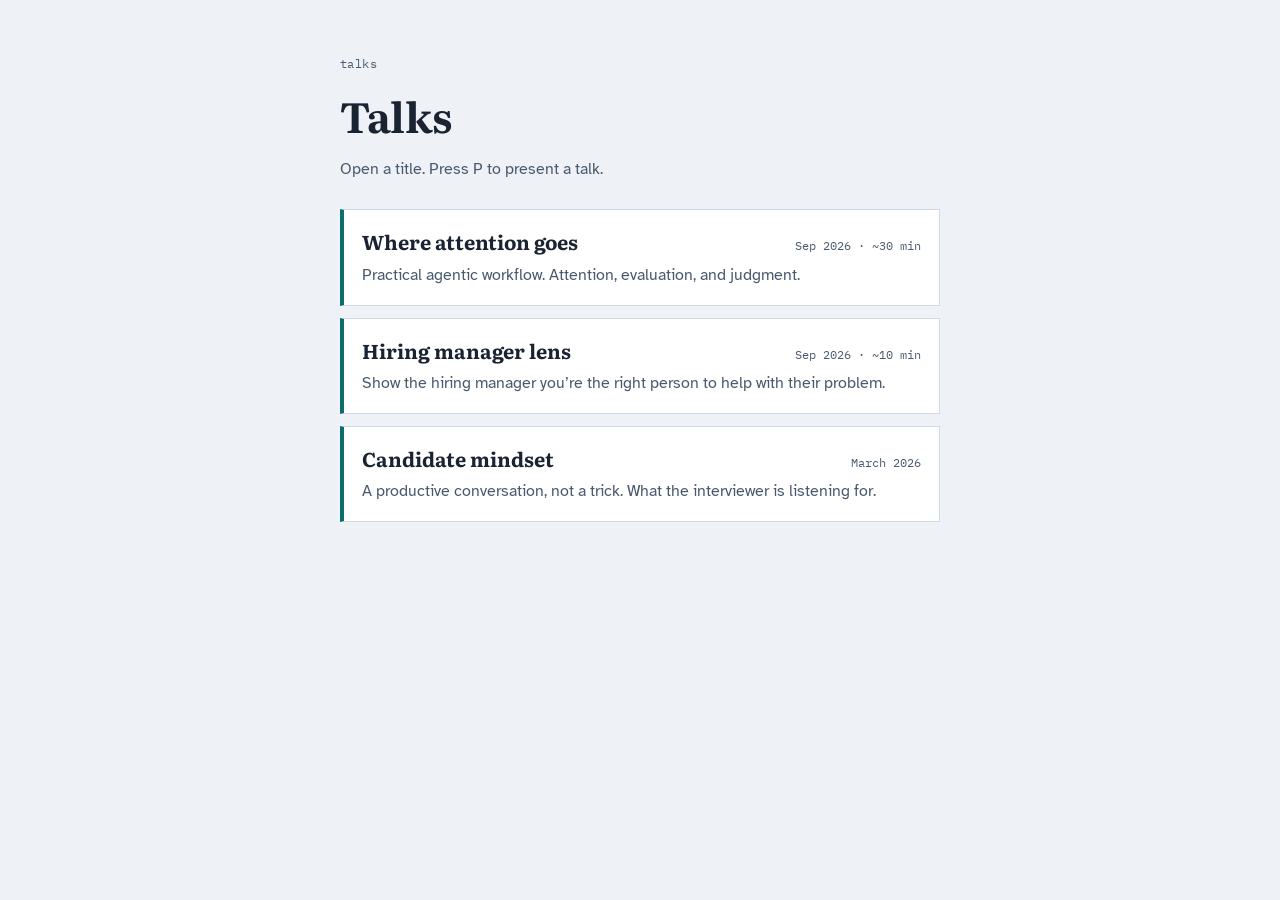
<file: index.html>
<!DOCTYPE html>
<html lang="en">
<head>
  <meta charset="UTF-8" />
  <meta name="viewport" content="width=device-width, initial-scale=1" />
  <title>Talks</title>
  <link rel="preconnect" href="https://fonts.googleapis.com" />
  <link rel="preconnect" href="https://fonts.gstatic.com" crossorigin />
  <link href="https://fonts.googleapis.com/css2?family=Literata:opsz,wght@7..72,600;7..72,700&family=Atkinson+Hyperlegible:wght@400;700&family=IBM+Plex+Mono:wght@400;500&display=swap" rel="stylesheet" />
  <style>
    :root {
      --bg: #eef2f6;
      --surface: #ffffff;
      --ink: #1a2332;
      --muted: #4a5a6e;
      --line: #d0dae6;
      --accent: #0b6e6e;
      --mono: "IBM Plex Mono", ui-monospace, Menlo, monospace;
      --body: "Atkinson Hyperlegible", system-ui, sans-serif;
      --display: "Literata", Georgia, serif;
    }
    * { box-sizing: border-box; margin: 0; padding: 0; }
    body {
      font-family: var(--body);
      font-size: 1.125rem;
      line-height: 1.55;
      color: var(--ink);
      background: var(--bg);
    }
    main { max-width: 40rem; margin: 0 auto; padding: 3rem 1.25rem 4rem; }
    .kicker {
      font-family: var(--mono);
      font-size: 0.78rem;
      letter-spacing: 0.04em;
      color: var(--muted);
      margin-bottom: 0.6rem;
    }
    h1 {
      font-family: var(--display);
      font-size: clamp(2rem, 5vw, 2.6rem);
      font-weight: 700;
      letter-spacing: -0.02em;
      margin-bottom: 0.6rem;
    }
    .lede { color: var(--muted); max-width: 36rem; margin-bottom: 1.75rem; }
    a.talk {
      display: block;
      background: var(--surface);
      border: 1px solid var(--line);
      border-left: 4px solid var(--accent);
      padding: 1rem 1.1rem 1.05rem;
      margin: 0 0 0.75rem;
      color: inherit;
      text-decoration: none;
    }
    a.talk:hover { border-color: var(--accent); }
    a.talk:focus-visible { outline: 2px solid var(--ink); outline-offset: 2px; }
    .row { display: flex; justify-content: space-between; gap: 1rem; align-items: baseline; }
    h2 {
      font-family: var(--display);
      font-size: 1.25rem;
      font-weight: 700;
    }
    .len {
      font-family: var(--mono);
      font-size: 0.75rem;
      color: var(--muted);
      white-space: nowrap;
    }
    p { margin-top: 0.35rem; color: var(--muted); font-size: 1rem; }
  </style>
</head>
<body>
<main>
  <p class="kicker">talks</p>
  <h1>Talks</h1>
  <p class="lede">Open a title. Press P to present a talk.</p>

  <a class="talk" href="agentic-tooling/engineering-attention.html">
    <div class="row">
      <h2>Where attention goes</h2>
      <span class="len">Sep 2026 · ~30 min</span>
    </div>
    <p>Practical agentic workflow. Attention, evaluation, and judgment.</p>
  </a>

  <a class="talk" href="interview/hiring-manager-lens.html">
    <div class="row">
      <h2>Hiring manager lens</h2>
      <span class="len">Sep 2026 · ~10 min</span>
    </div>
    <p>Show the hiring manager you’re the right person to help with their problem.</p>
  </a>

  <a class="talk" href="interview/candidate-mindset.html">
    <div class="row">
      <h2>Candidate mindset</h2>
      <span class="len">March 2026</span>
    </div>
    <p>A productive conversation, not a trick. What the interviewer is listening for.</p>
  </a>
</main>
</body>
</html>
</file>
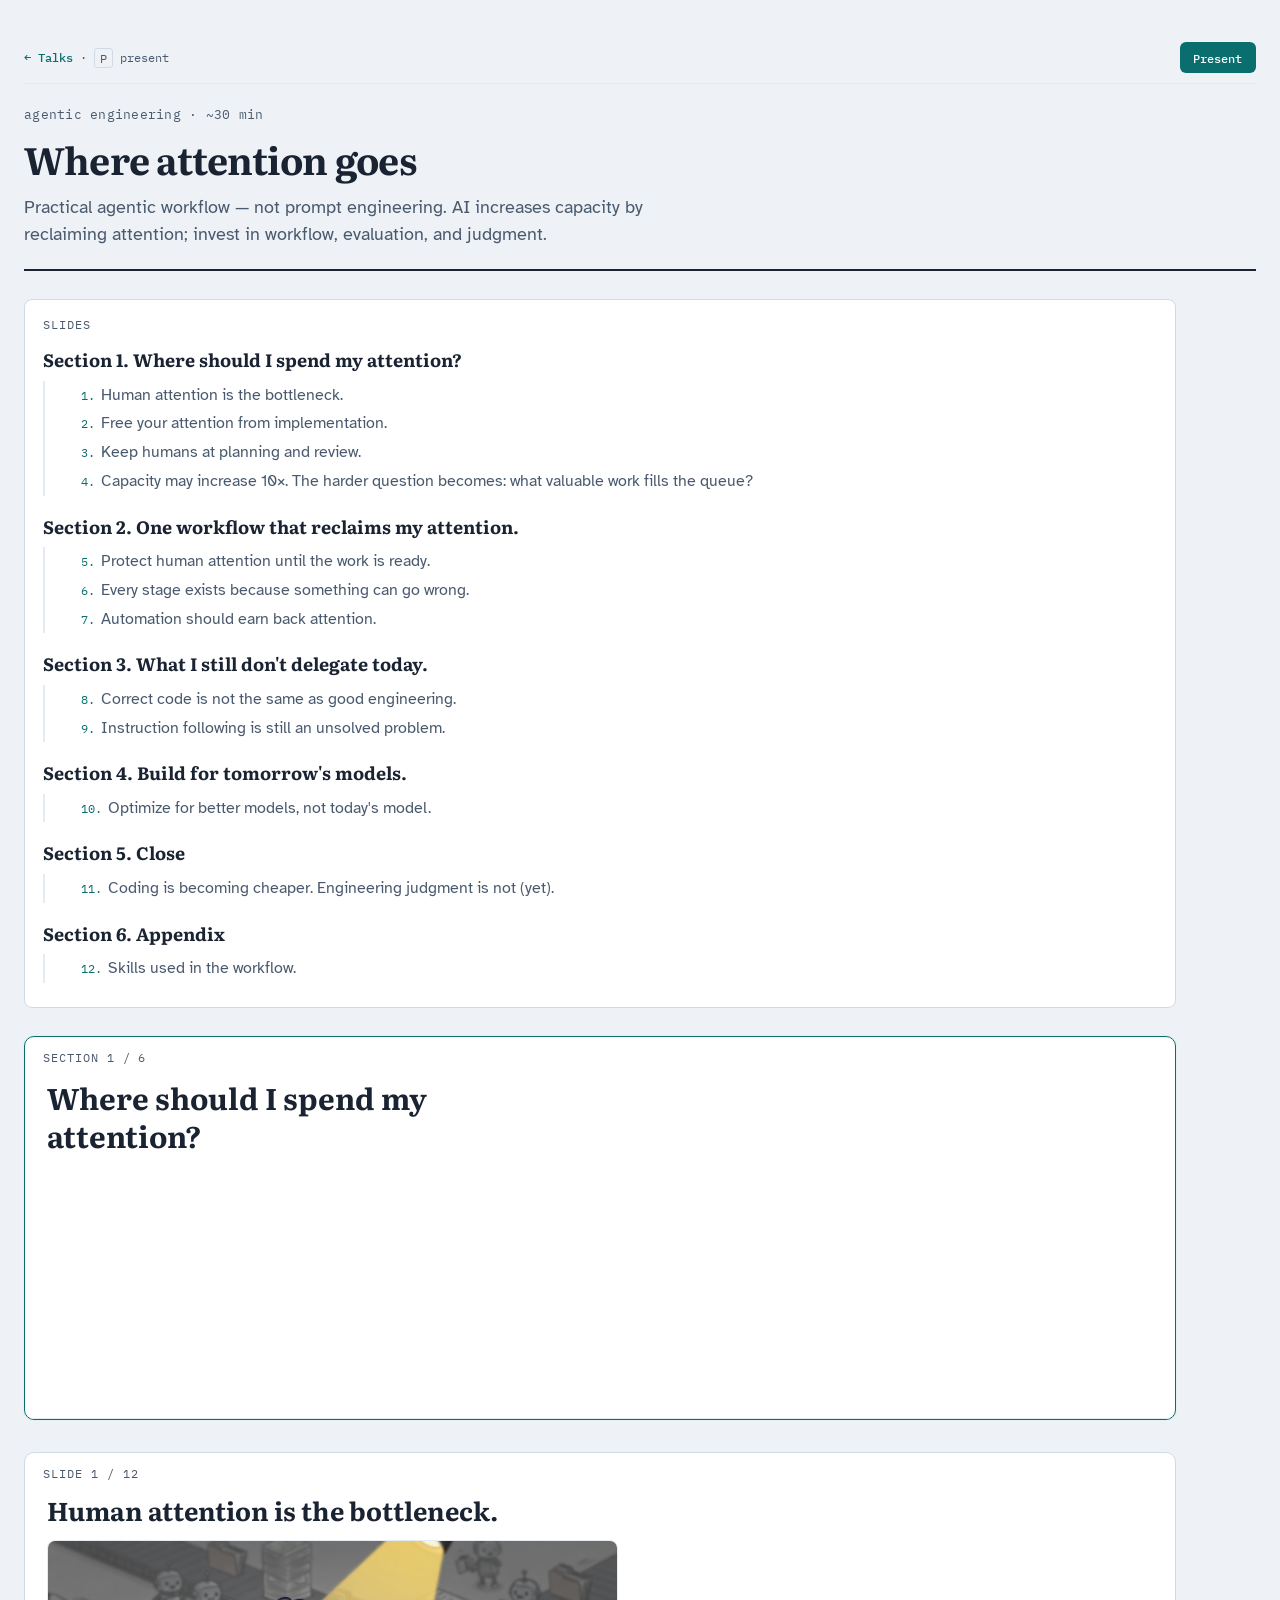
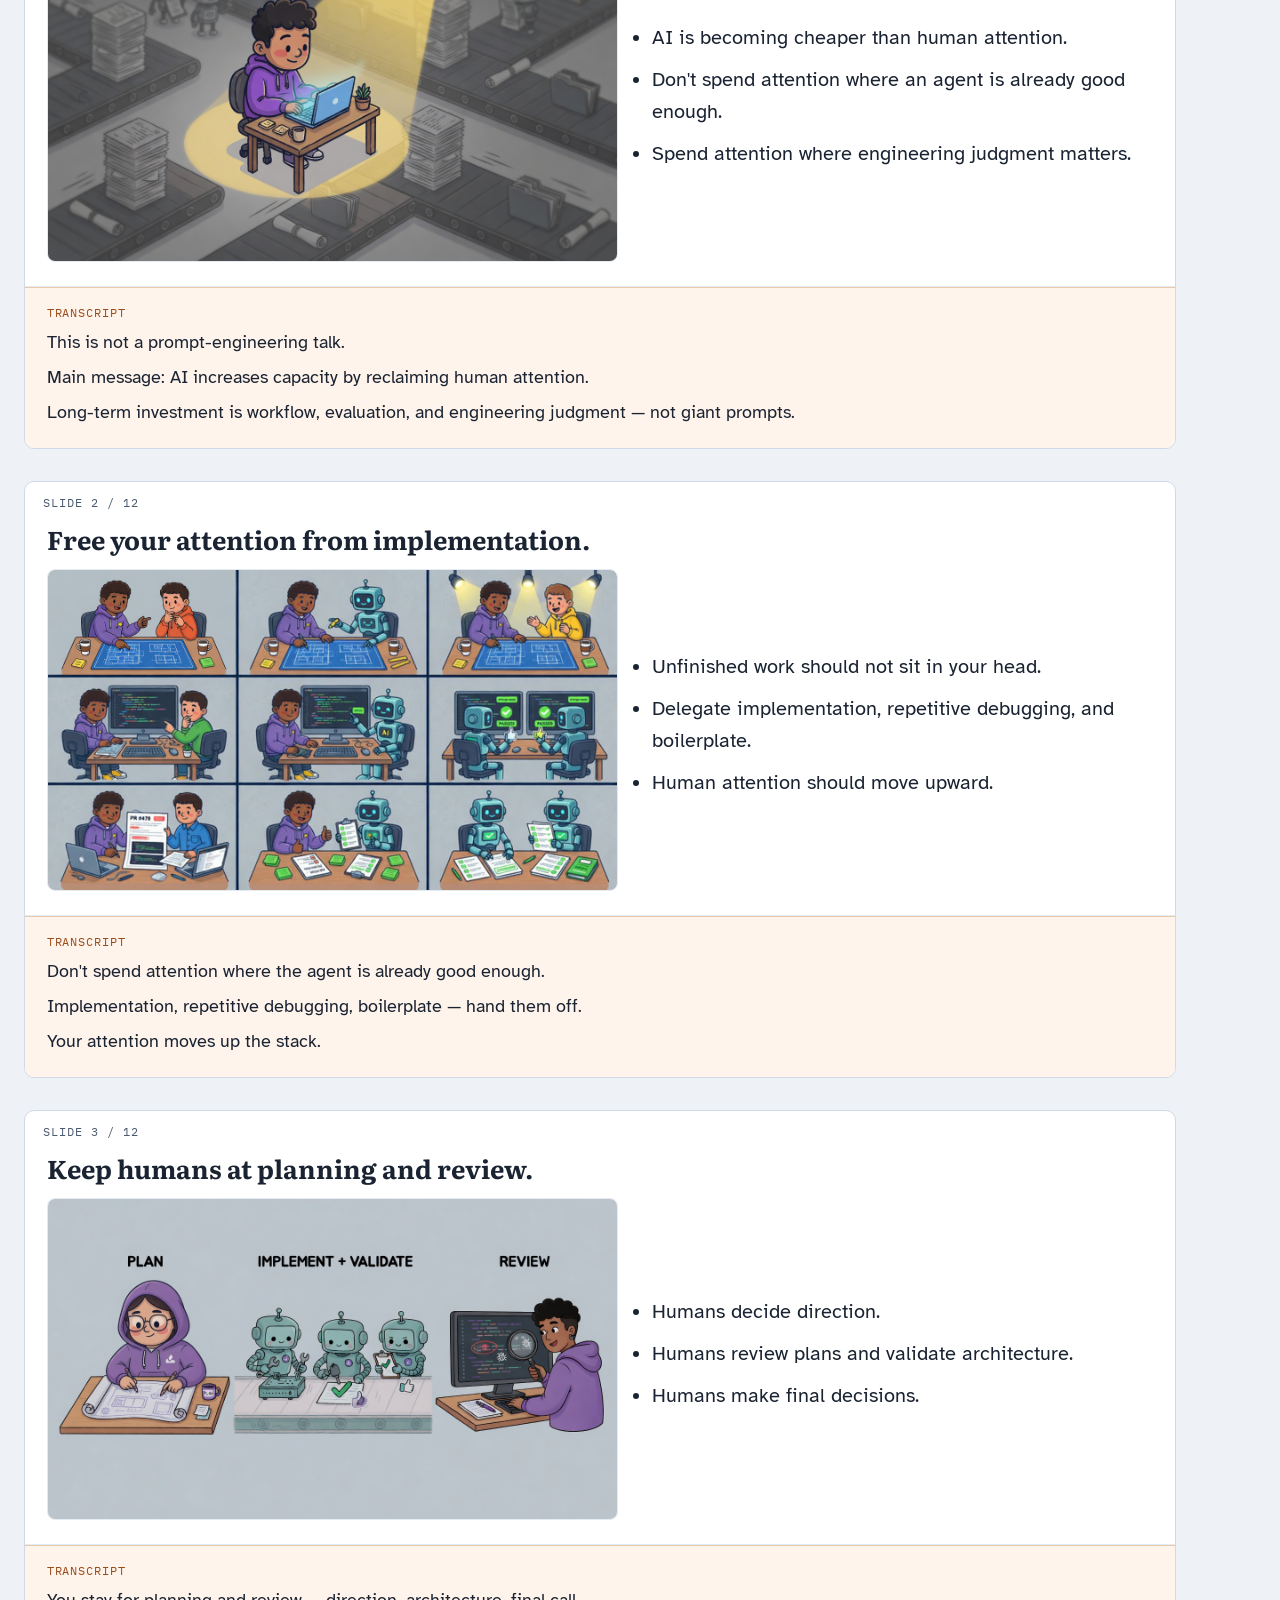
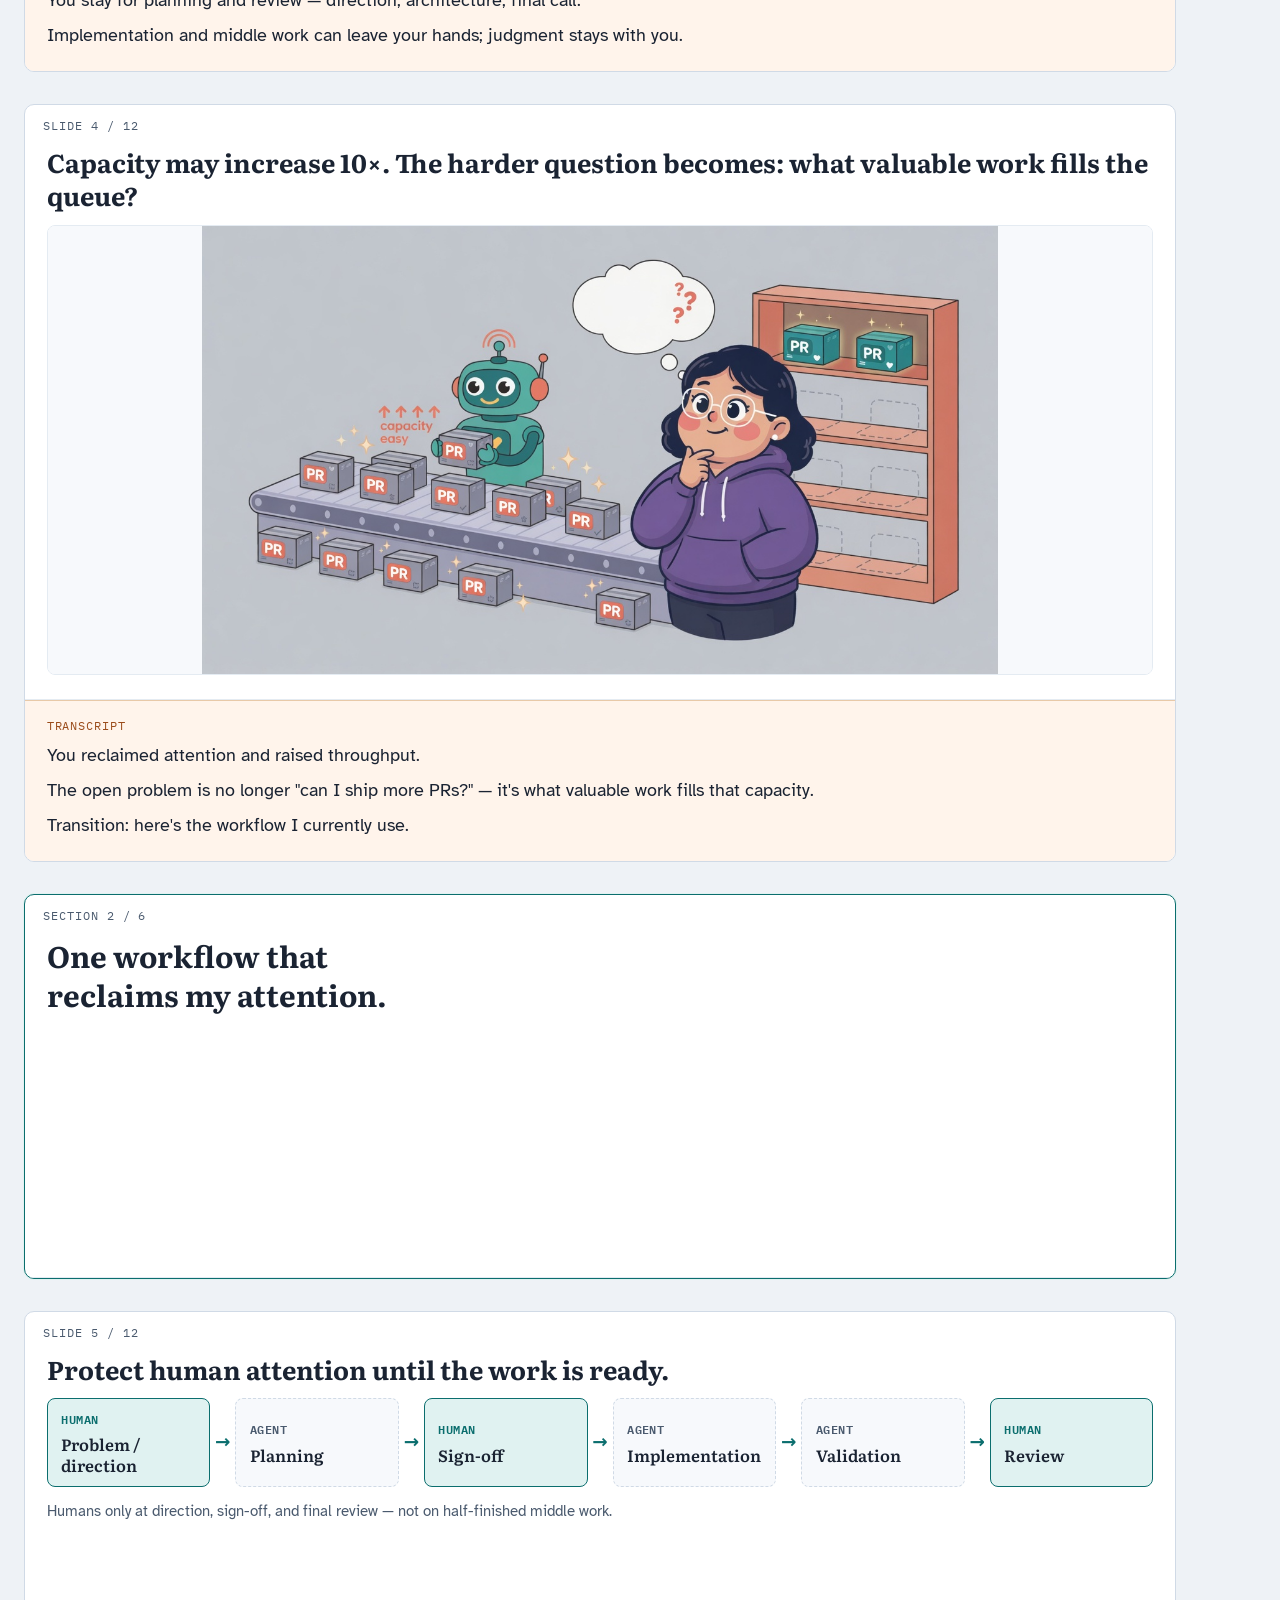
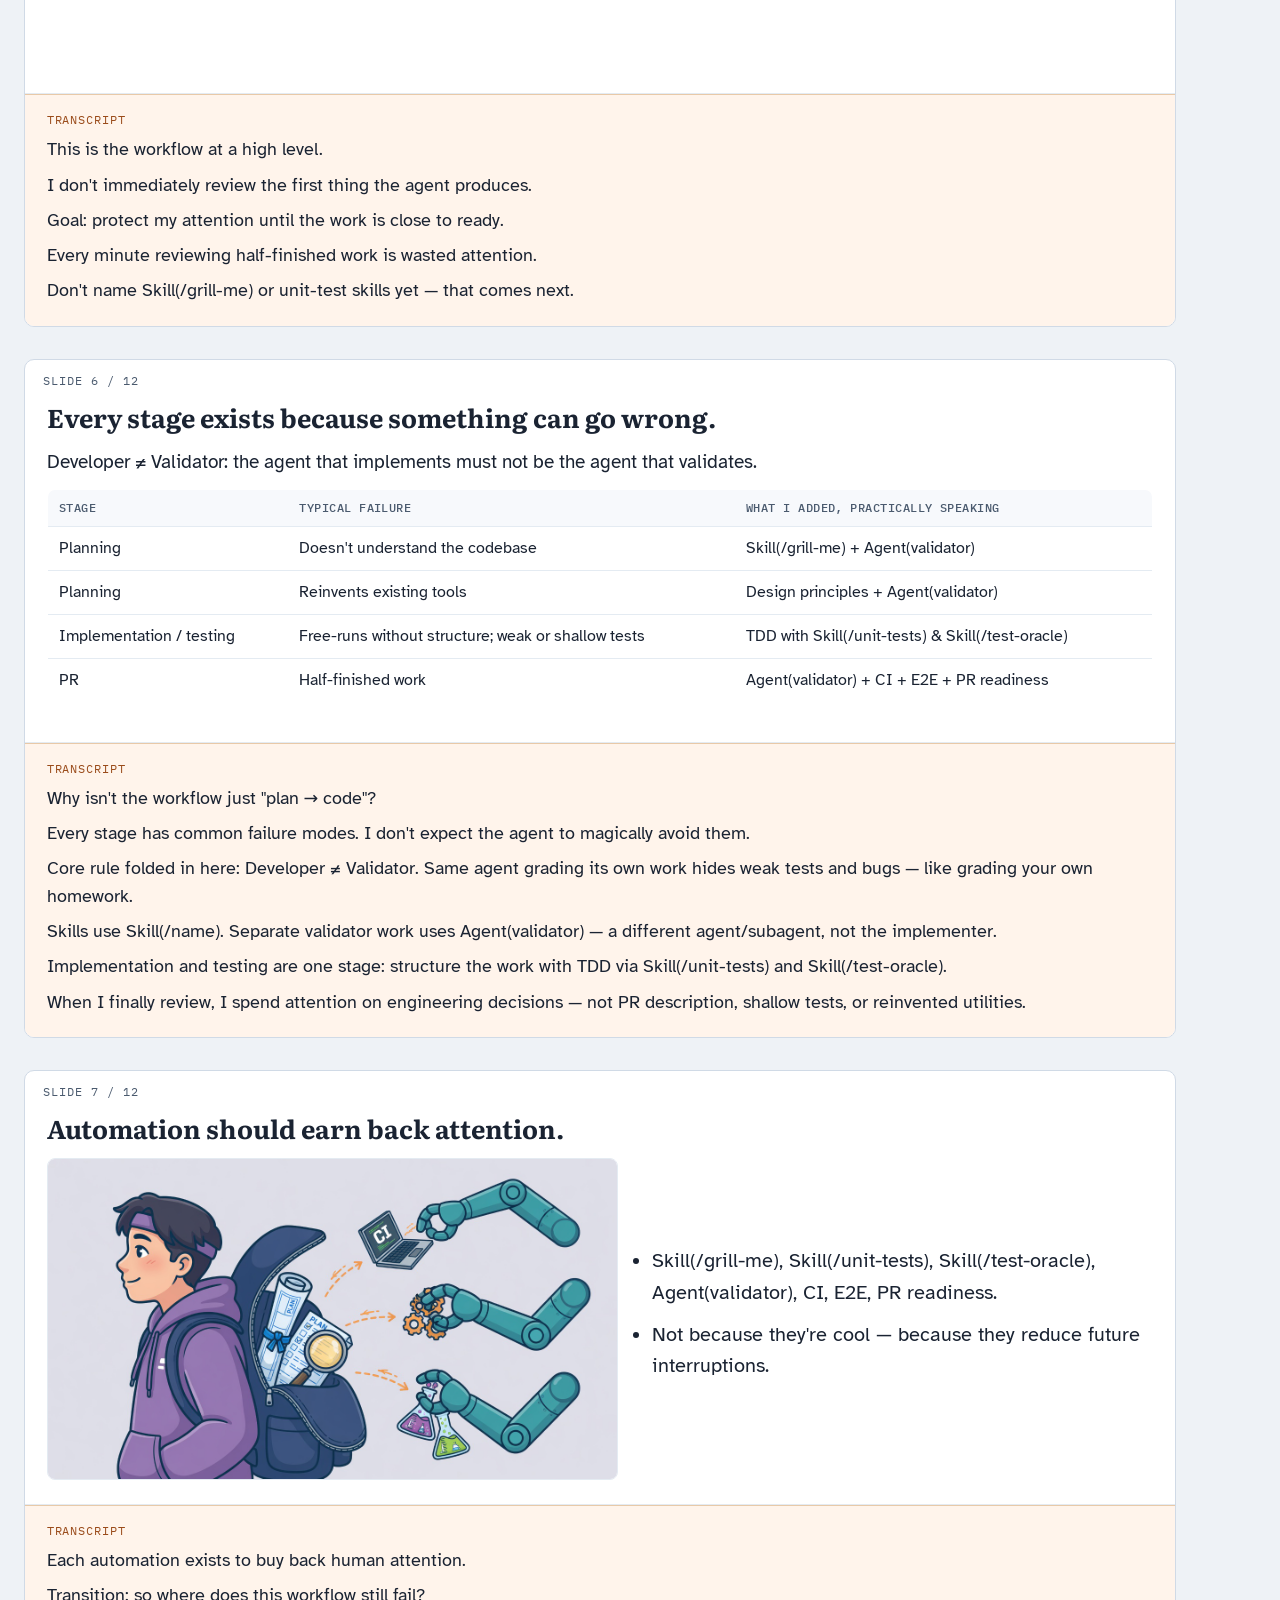
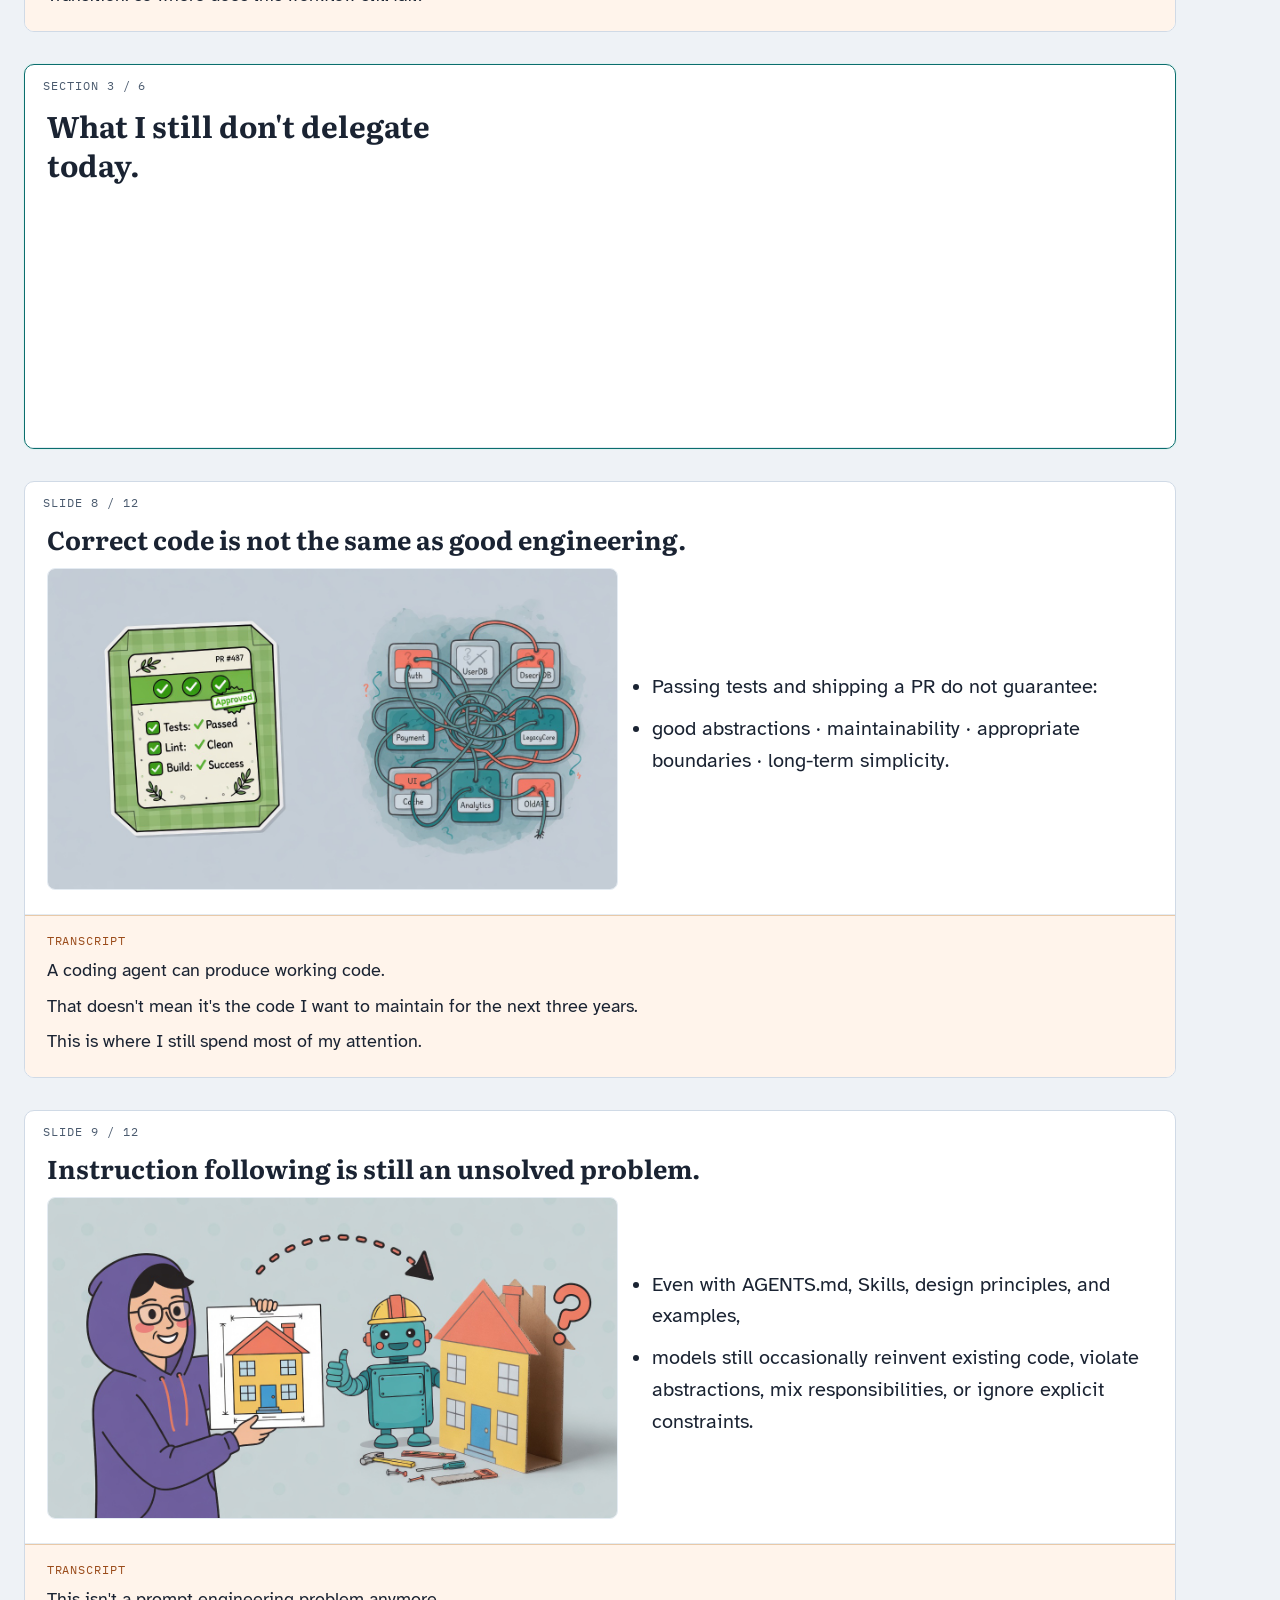
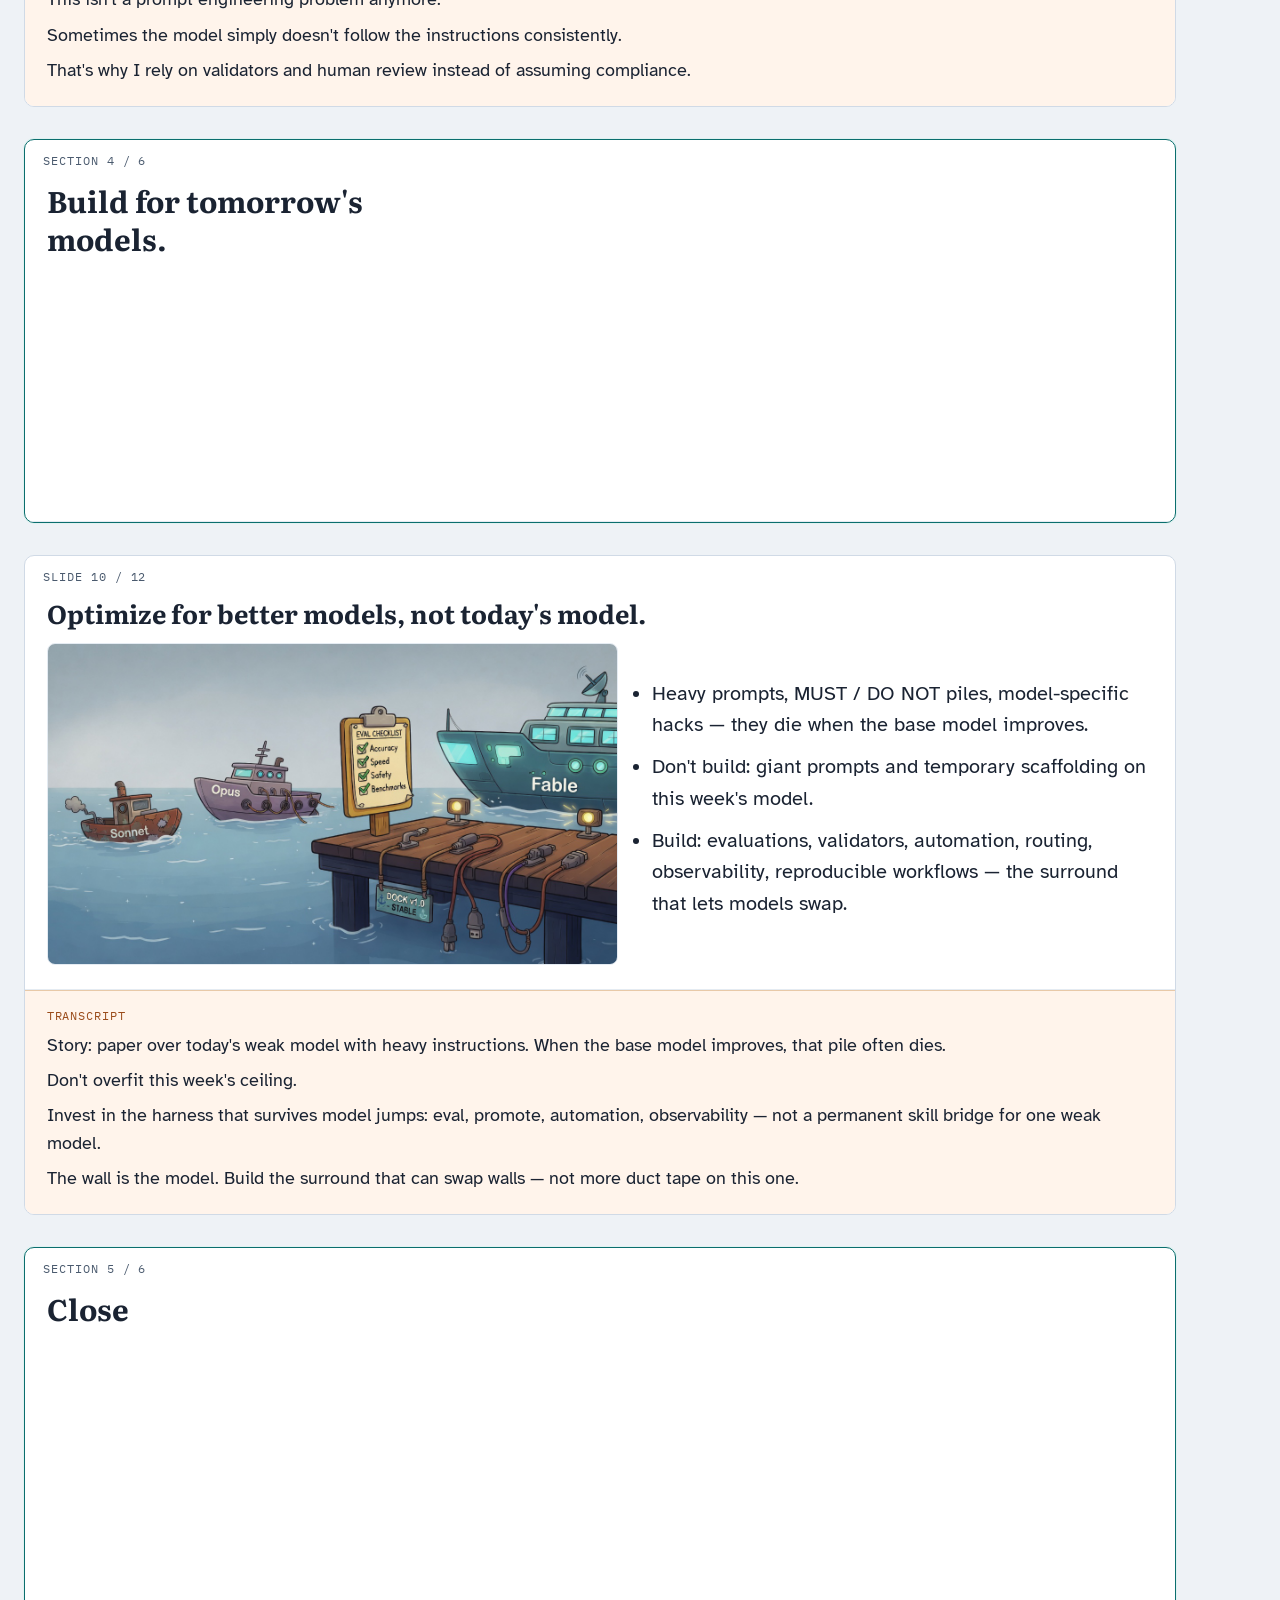
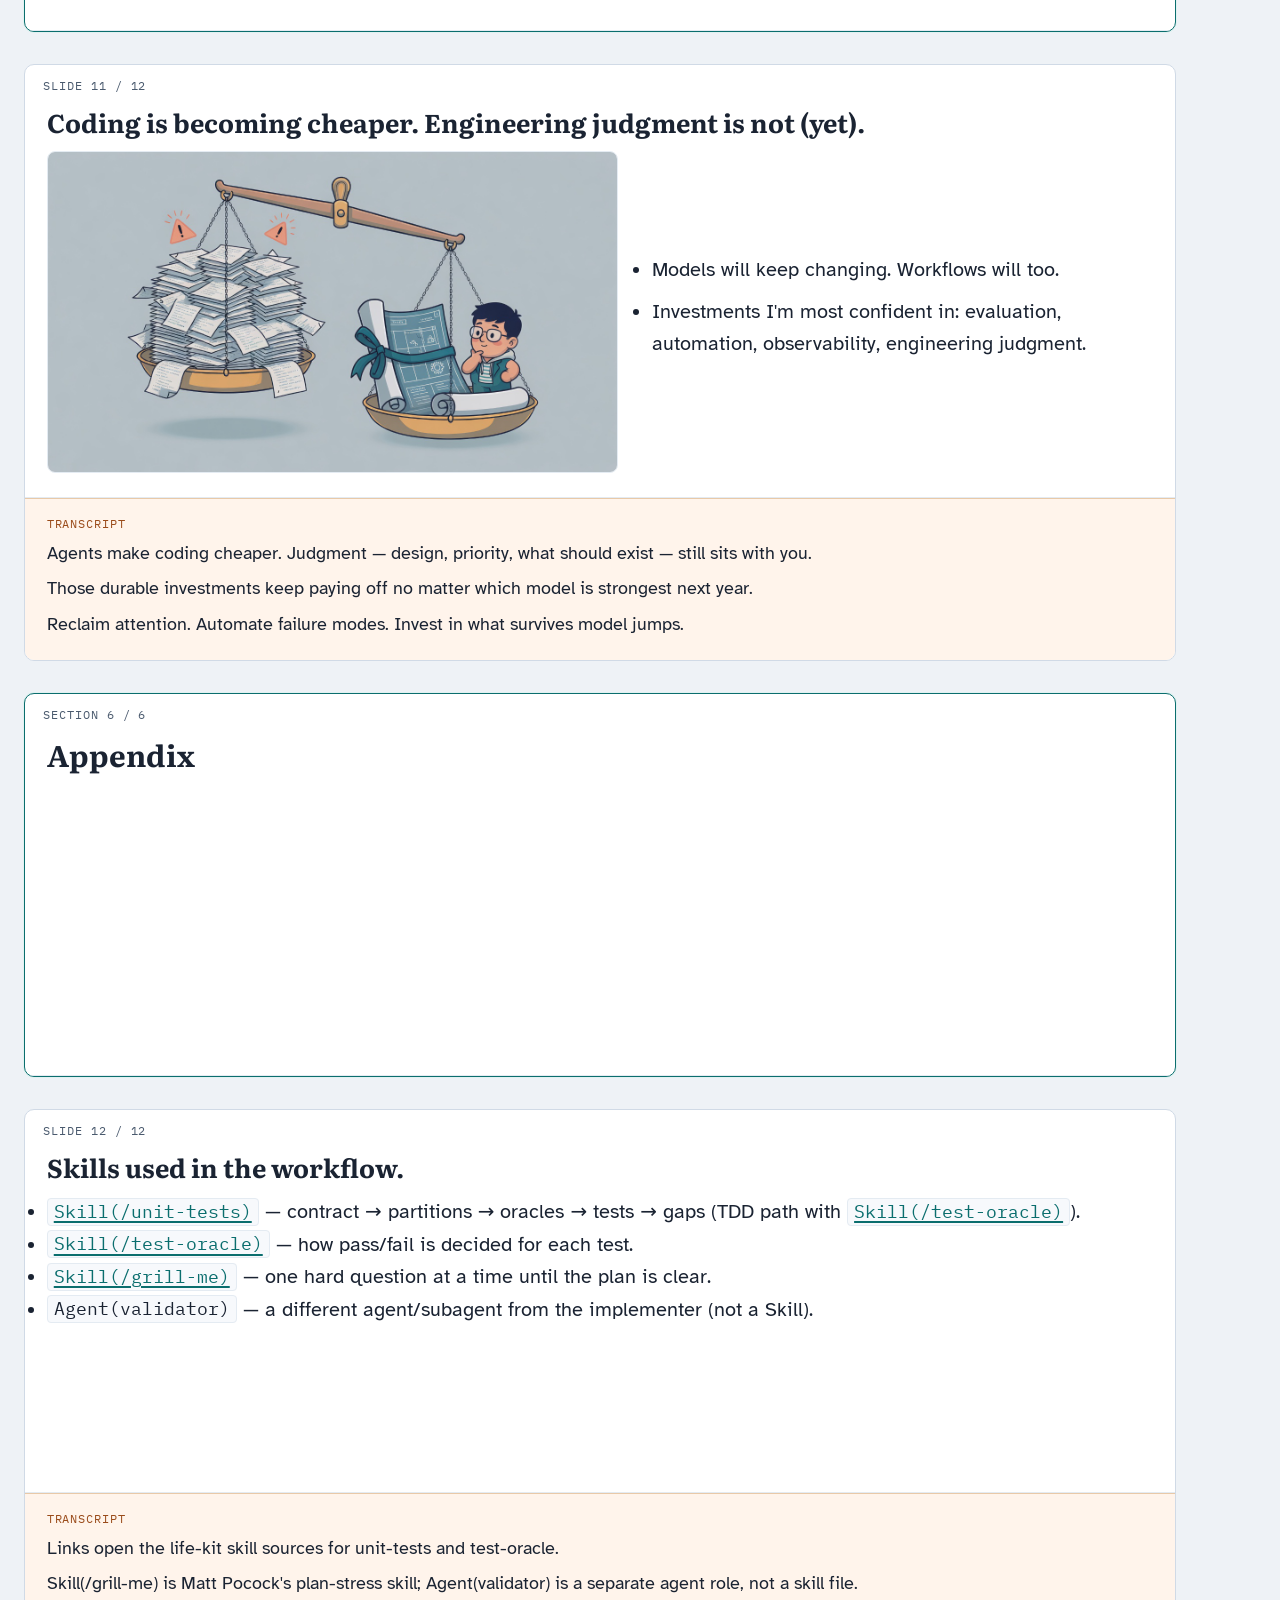
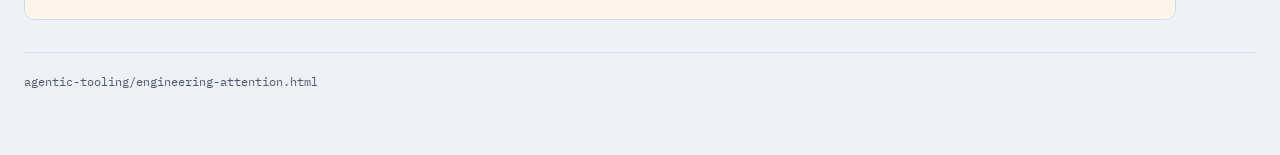
<file: agentic-tooling/engineering-attention.html>
<!DOCTYPE html>
<html lang="en">
<head>
  <meta charset="UTF-8" />
  <meta name="viewport" content="width=device-width, initial-scale=1" />
  <title>September talk · Where attention goes</title>
  <link rel="stylesheet" href="../style/deck-present.css" />
  <link rel="preconnect" href="https://fonts.googleapis.com" />
  <link rel="preconnect" href="https://fonts.gstatic.com" crossorigin />
  <link href="https://fonts.googleapis.com/css2?family=Literata:ital,opsz,wght@0,7..72,400;0,7..72,600;0,7..72,700;1,7..72,400&family=Atkinson+Hyperlegible:ital,wght@0,400;0,700;1,400&family=IBM+Plex+Mono:wght@400;500&display=swap" rel="stylesheet" />
  <style>
    :root {
      --bg: #eef2f6;
      --surface: #ffffff;
      --ink: #1a2332;
      --muted: #4a5a6e;
      --line: #d0dae6;
      --line-soft: #e4ebf2;
      --accent: #0b6e6e;
      --accent-soft: #e0f2f1;
      --warn: #9a4b1a;
      --warn-bg: #fff4eb;
      --paper: #f7f9fc;
      --mono: "IBM Plex Mono", ui-monospace, Menlo, monospace;
      --body: "Atkinson Hyperlegible", system-ui, sans-serif;
      --display: "Literata", Georgia, serif;
      --measure: 72rem;
      --page: 88rem;
    }
    * { box-sizing: border-box; margin: 0; padding: 0; }
    body {
      font-family: var(--body);
      font-size: 1.25rem;
      line-height: 1.62;
      color: var(--ink);
      background: var(--bg);
      -webkit-font-smoothing: antialiased;
    }
    a { color: var(--accent); text-underline-offset: 0.15em; }
    .page { max-width: var(--page); margin: 0 auto; padding: 2.5rem 1.5rem 4rem; }
    header {
      margin-bottom: 1.75rem;
      padding-bottom: 1.35rem;
      border-bottom: 2px solid var(--ink);
    }
    .meta {
      font-family: var(--mono);
      font-size: 0.82rem;
      color: var(--muted);
      letter-spacing: 0.02em;
      margin-bottom: 0.7rem;
    }
    h1 {
      font-family: var(--display);
      font-size: clamp(1.75rem, 4vw, 2.35rem);
      font-weight: 700;
      line-height: 1.2;
      letter-spacing: -0.02em;
      max-width: 28ch;
      margin-bottom: 0.75rem;
    }
    .lede {
      font-size: 1.12rem;
      color: var(--muted);
      max-width: 58ch;
      line-height: 1.5;
    }
    .facts {
      display: flex;
      flex-wrap: wrap;
      gap: 0.5rem;
      margin-top: 1.15rem;
    }
    .fact {
      font-family: var(--mono);
      font-size: 0.76rem;
      background: var(--surface);
      border: 1px solid var(--line);
      padding: 0.35rem 0.65rem;
      border-radius: 999px;
    }
    section { margin-bottom: 2.5rem; max-width: var(--measure); }
    section > h2 {
      font-family: var(--display);
      font-size: 1.45rem;
      font-weight: 700;
      margin-bottom: 0.5rem;
    }
    .sec-intent {
      font-size: 1.02rem;
      color: var(--muted);
      margin-bottom: 1rem;
      max-width: 48ch;
    }
    /* Claim illustration — only next to a claim, not section titles */
    .ae .illust {
      margin: 0;
      border-top: 1px solid var(--line-soft);
      background: var(--paper);
    }
    .ae .illust img,
    .ae .illust object {
      display: block;
      width: 100%;
      max-height: 22rem;
      object-fit: contain;
      object-position: center;
      background: #f7f9fc;
    }
    .ae .illust.diagram {
      border-top: 1px solid var(--line-soft);
    }
    .thesis .illust {
      margin-top: 1rem;
      border-radius: 8px;
      overflow: hidden;
      border: 1px solid var(--line);
      max-width: 42rem;
    }
    .thesis .illust img {
      display: block;
      width: 100%;
      max-height: 18rem;
      object-fit: contain;
      background: #f7f9fc;
    }
    .thesis .illust figcaption {
      font-family: var(--mono);
      font-size: 0.72rem;
      color: var(--muted);
      padding: 0.45rem 0.85rem;
      background: var(--paper);
    }
    .ae .illust figcaption {
      font-family: var(--mono);
      font-size: 0.72rem;
      color: var(--muted);
      padding: 0.45rem 0.85rem 0.55rem;
    }
    section p { margin-bottom: 0.75rem; }
    section ul { margin: 0 0 0.75rem 1.2rem; }
    section li { margin-bottom: 0.35rem; }
    section li::marker { color: var(--accent); }
    .muted { color: var(--muted); }
    .small { font-size: 0.95rem; color: var(--muted); }
    code {
      font-family: var(--mono);
      font-size: 0.88em;
      background: var(--paper);
      border: 1px solid var(--line-soft);
      padding: 0.08em 0.35em;
      border-radius: 4px;
    }

    .thesis {
      background: var(--accent-soft);
      border-left: 5px solid var(--accent);
      padding: 1.1rem 1.25rem;
      border-radius: 0 8px 8px 0;
      margin-bottom: 1.5rem;
      max-width: var(--measure);
    }
    .thesis .lab {
      font-family: var(--mono);
      font-size: 0.72rem;
      letter-spacing: 0.08em;
      text-transform: uppercase;
      color: var(--accent);
      margin-bottom: 0.35rem;
    }
    .thesis p {
      font-family: var(--display);
      font-size: 1.18rem;
      line-height: 1.4;
      margin: 0;
    }

    /* Claim cards (doc) */
    .ae {
      background: var(--surface);
      border: 1px solid var(--line);
      border-radius: 8px;
      margin: 0.85rem 0;
      overflow: hidden;
    }
    .ae .assert {
      padding: 0.9rem 1.1rem 0.65rem;
    }
    .ae .assert .lab {
      font-family: var(--mono);
      font-size: 0.72rem;
      font-weight: 500;
      letter-spacing: 0.08em;
      text-transform: uppercase;
      color: var(--warn);
      margin-bottom: 0.3rem;
    }
    .ae.key .assert .lab { color: var(--accent); }
    .ae .assert p {
      font-family: var(--display);
      font-size: 1.12rem;
      font-weight: 600;
      line-height: 1.35;
      margin: 0;
    }
    .ae .evidence {
      padding: 0.75rem 1.1rem 1rem;
      background: var(--paper);
      border-top: 1px solid var(--line-soft);
    }
    .ae .evidence p {
      margin: 0 0 0.5rem;
      font-size: 1rem;
      color: var(--muted);
    }
    .ae .evidence ul, .ae .evidence ol {
      margin: 0.2rem 0 0 1.15rem;
      font-size: 1rem;
    }
    .ae .evidence li { margin-bottom: 0.28rem; color: var(--ink); }
    .ae .evidence li::marker { color: var(--accent); }

    .flow {
      display: flex;
      flex-wrap: wrap;
      align-items: center;
      gap: 0.35rem;
      margin: 0.75rem 0 1rem;
      font-size: 0.92rem;
    }
    .flow span {
      background: var(--surface);
      border: 1px solid var(--line);
      padding: 0.4rem 0.65rem;
      border-radius: 6px;
    }
    .flow .arr {
      border: none;
      background: none;
      color: var(--accent);
      font-weight: 700;
      padding: 0 0.1rem;
    }
    .flow .you {
      border-color: var(--accent);
      background: var(--accent-soft);
      font-weight: 700;
    }

    .grid2 {
      display: grid;
      grid-template-columns: 1fr 1fr;
      gap: 0.85rem;
    }
    @media (max-width: 720px) {
      .grid2 { grid-template-columns: 1fr; }
    }
    .gap {
      background: var(--surface);
      border: 1px solid var(--line);
      border-radius: 8px;
      padding: 1rem 1.15rem;
      margin: 0.5rem 0;
    }
    .gap .lab {
      font-family: var(--mono);
      font-size: 0.72rem;
      letter-spacing: 0.08em;
      text-transform: uppercase;
      color: var(--accent);
      margin-bottom: 0.35rem;
    }
    .gap h3 {
      font-family: var(--display);
      font-size: 1.1rem;
      margin: 0 0 0.4rem;
    }
    .gap p { margin: 0; font-size: 0.95rem; color: var(--muted); }

    .open {
      background: var(--warn-bg);
      border: 1px solid #e8c9a8;
      border-radius: 8px;
      padding: 1rem 1.15rem;
    }
    .open .lab {
      font-family: var(--mono);
      font-size: 0.72rem;
      letter-spacing: 0.08em;
      text-transform: uppercase;
      color: var(--warn);
      margin-bottom: 0.4rem;
    }
    .open ul { margin: 0 0 0 1.15rem; }
    .open li { margin-bottom: 0.35rem; color: var(--muted); }

    table {
      width: 100%;
      border-collapse: collapse;
      font-size: 0.98rem;
      margin: 0.75rem 0;
      background: var(--surface);
      border: 1px solid var(--line);
      border-radius: 8px;
      overflow: hidden;
    }
    th, td {
      text-align: left;
      padding: 0.55rem 0.7rem;
      border-bottom: 1px solid var(--line-soft);
      vertical-align: top;
    }
    th {
      font-family: var(--mono);
      font-size: 0.72rem;
      letter-spacing: 0.04em;
      text-transform: uppercase;
      color: var(--muted);
      background: var(--paper);
      font-weight: 500;
    }
    tr:last-child td { border-bottom: none; }

    footer {
      margin-top: 1.5rem;
      padding-top: 1.1rem;
      border-top: 1px solid var(--line);
      font-family: var(--mono);
      font-size: 0.78rem;
      color: var(--muted);
    }

    .mode-bar {
      position: sticky;
      top: 0;
      z-index: 50;
      display: flex;
      align-items: center;
      justify-content: space-between;
      gap: 0.75rem;
      flex-wrap: wrap;
      padding: 0.65rem 0;
      margin: -0.5rem 0 1.25rem;
      background: color-mix(in srgb, var(--bg) 92%, transparent);
      backdrop-filter: blur(8px);
      border-bottom: 1px solid var(--line-soft);
    }
    .mode-bar .hint {
      font-family: var(--mono);
      font-size: 0.75rem;
      color: var(--muted);
    }
    .mode-bar button {
      font-family: var(--mono);
      font-size: 0.78rem;
      font-weight: 500;
      color: var(--surface);
      background: var(--accent);
      border: none;
      border-radius: 6px;
      padding: 0.45rem 0.85rem;
      cursor: pointer;
    }
    .mode-bar button:hover { filter: brightness(1.08); }

    /* presentation styles: see ../style/deck-present.css */

    /* one page per slide + transcript */
    .slide-page {
      background: var(--surface);
      border: 1px solid var(--line);
      border-radius: 10px;
      margin: 0 0 2rem;
      overflow: hidden;
      max-width: var(--measure);
    }
    .slide-page .slide-num {
      font-family: var(--mono);
      font-size: 0.72rem;
      letter-spacing: 0.08em;
      text-transform: uppercase;
      color: var(--muted);
      padding: 0.75rem 1.15rem 0;
    }
    .slide-page .slide-on {
      padding: 0.65rem 1.35rem 1.5rem;
      border-bottom: 1px solid var(--line-soft);
      min-height: 22rem;
    }
    .slide-page .slide-on h2 {
      font-family: var(--display);
      font-size: 1.6rem;
      font-weight: 700;
      line-height: 1.3;
      margin: 0 0 0.75rem;
      max-width: 100%;
      white-space: normal;
      overflow-wrap: break-word;
    }
    .slide-page .slide-on .body p {
      margin: 0 0 0.45rem;
      color: var(--ink);
      font-size: 1.18rem;
    }
    .slide-page .slide-on .body ul {
      margin: 0.35rem 0 0.5rem 1.15rem;
    }
    .slide-page .slide-on .body li { margin-bottom: 0.28rem; }
    .slide-page .slide-on .body li::marker { color: var(--accent); }
    .slide-page .slide-on pre {
      font-family: var(--mono);
      font-size: 1.05rem;
      background: var(--paper);
      border: 1px solid var(--line-soft);
      border-radius: 8px;
      padding: 0.85rem 1rem;
      line-height: 1.55;
      margin: 0.35rem 0 0.5rem;
      white-space: pre-wrap;
      max-width: 100%;
      overflow-wrap: break-word;
      overflow-x: auto;
    }
    .slide-page .slide-on .grid3 {
      display: grid;
      grid-template-columns: 1fr 1fr 1fr;
      gap: 0.65rem;
      margin-top: 0.5rem;
    }
    .slide-page .slide-on .split-lr {
      display: grid;
      grid-template-columns: minmax(0, 1.1fr) minmax(0, 1fr);
      gap: 1rem;
      align-items: center;
      margin-top: 0.35rem;
      min-width: 0;
    }
    .slide-page .slide-on .split-lr figure {
      margin: 0;
      min-width: 0;
    }
    .slide-page .slide-on .split-lr figure img {
      max-height: 26rem;
      max-width: 100%;
      width: 100%;
      object-fit: contain;
    }
    .slide-page .slide-on .split-lr ul {
      margin: 0;
      padding-left: 1.15rem;
      font-size: 1.22rem;
      min-width: 0;
    }
    .slide-page .slide-on .split-lr li {
      margin-bottom: 0.65rem;
      overflow-wrap: break-word;
    }
    @media (max-width: 720px) {
      .slide-page .slide-on .grid3 { grid-template-columns: 1fr; }
      .slide-page .slide-on .split-lr { grid-template-columns: 1fr; }
    }
    .slide-page .slide-on .grid3 .cell {
      background: var(--paper);
      border: 1px solid var(--line-soft);
      border-radius: 8px;
      padding: 0.75rem 0.85rem;
    }
    .slide-page .slide-on .grid3 .cell .lab {
      font-family: var(--mono);
      font-size: 0.7rem;
      letter-spacing: 0.06em;
      text-transform: uppercase;
      color: var(--accent);
      margin-bottom: 0.3rem;
    }
    .slide-page .slide-on .grid3 .cell h3 {
      font-family: var(--display);
      font-size: 1.05rem;
      margin: 0 0 0.3rem;
    }
    .slide-page .slide-on .grid3 .cell p {
      margin: 0;
      font-size: 0.95rem;
      color: var(--muted);
    }
    .slide-page .slide-on figure {
      margin: 0.75rem 0 0;
      border-radius: 8px;
      overflow: hidden;
      border: 1px solid var(--line-soft);
    }
    .slide-page .slide-on figure.img-todo {
      min-height: 8rem;
      display: flex;
      align-items: center;
      justify-content: center;
      background: var(--paper);
      border-style: dashed;
    }
    .slide-page .slide-on figure.img-todo figcaption {
      border: none;
      background: transparent;
      color: var(--warn);
      font-size: 0.9rem;
    }
    /* Workflow flowchart (slide: protect until ready) — left → right for present */
    .flow-chart {
      display: flex;
      flex-direction: column;
      align-items: stretch;
      gap: 0.25rem;
      max-width: 28rem;
      margin: 0.5rem 0 0;
    }
    .flow-chart.flow-chart-h {
      flex-direction: row;
      flex-wrap: wrap;
      align-items: stretch;
      justify-content: flex-start;
      gap: 0.35rem 0.2rem;
      max-width: 100%;
    }
    .flow-step {
      display: flex;
      flex-direction: column;
      justify-content: center;
      gap: 0.35rem;
      padding: 0.7rem 0.85rem;
      border-radius: 8px;
      border: 1.5px solid var(--line);
      background: var(--surface);
      min-width: 7.5rem;
      flex: 1 1 7.5rem;
      max-width: 11rem;
    }
    .flow-chart:not(.flow-chart-h) .flow-step {
      flex-direction: row;
      max-width: none;
      display: grid;
      grid-template-columns: 6.5rem 1fr;
      align-items: center;
    }
    .flow-step.human {
      border-color: var(--accent);
      background: var(--accent-soft);
    }
    .flow-step.agent {
      border-style: dashed;
      background: var(--paper);
    }
    .flow-step .who {
      font-family: var(--mono);
      font-size: 0.72rem;
      font-weight: 600;
      letter-spacing: 0.04em;
      text-transform: uppercase;
      color: var(--accent);
    }
    .flow-step.agent .who { color: var(--muted); }
    .flow-step .what {
      font-family: var(--display);
      font-size: 1.02rem;
      font-weight: 600;
      color: var(--ink);
      line-height: 1.25;
    }
    .flow-arr {
      display: flex;
      align-items: center;
      justify-content: center;
      color: var(--accent);
      font-weight: 700;
      font-size: 1.15rem;
      line-height: 1;
      flex: 0 0 auto;
      padding: 0 0.1rem;
      align-self: center;
    }
    .flow-chart:not(.flow-chart-h) .flow-arr {
      width: 100%;
      padding: 0.1rem 0;
    }
    @media (max-width: 720px) {
      .flow-chart.flow-chart-h {
        flex-direction: column;
        align-items: stretch;
      }
      .flow-chart.flow-chart-h .flow-step {
        max-width: none;
        flex-direction: row;
        display: grid;
        grid-template-columns: 6.5rem 1fr;
      }
      .flow-chart.flow-chart-h .flow-arr {
        transform: rotate(90deg);
      }
    }
    .slide-page .slide-on figure img {
      display: block;
      width: 100%;
      max-height: 28rem;
      object-fit: contain;
      background: #f7f9fc;
    }
    .slide-page .slide-on figure.qr-pair img {
      max-height: 36rem;
      max-width: 100%;
      width: 100%;
      object-fit: contain;
    }
    .slide-page .slide-on .body p,
    .slide-page .slide-on .body li {
      overflow-wrap: break-word;
    }
    .slide-page .slide-on figcaption {
      font-family: var(--mono);
      font-size: 0.72rem;
      color: var(--muted);
      padding: 0.4rem 0.75rem;
      background: var(--paper);
    }
    .slide-page .transcript {
      background: var(--warn-bg);
      border-top: 1px solid #e8c9a8;
      padding: 1rem 1.35rem 1.35rem;
    }
    .slide-page .transcript .lab {
      font-family: var(--mono);
      font-size: 0.72rem;
      letter-spacing: 0.08em;
      text-transform: uppercase;
      color: var(--warn);
      margin-bottom: 0.4rem;
    }
    .slide-page .transcript p {
      margin: 0 0 0.5rem;
      font-size: 1.1rem;
      color: var(--ink);
      line-height: 1.55;
    }
    .slide-page .transcript p:last-child { margin-bottom: 0; }
    .slide-page.section-title {
      border-color: var(--accent);
      box-shadow: 0 0 0 1px var(--accent-soft);
    }
    .slide-page.section-title .slide-on h2 {
      font-size: 1.85rem;
      max-width: 22ch;
    }
    .slide-page.section-title .transcript {
      background: var(--accent-soft);
      border-top-color: var(--line);
    }
    .slide-page.section-title .transcript .lab {
      color: var(--accent);
    }
    .toc {
      max-width: var(--measure);
      margin: 0 0 1.75rem;
      padding: 1rem 1.15rem;
      background: var(--surface);
      border: 1px solid var(--line);
      border-radius: 8px;
    }
    .toc .lab {
      font-family: var(--mono);
      font-size: 0.72rem;
      letter-spacing: 0.08em;
      text-transform: uppercase;
      color: var(--muted);
      margin-bottom: 0.5rem;
    }
    .toc-tree {
      list-style: none;
      margin: 0;
      padding: 0;
    }
    .toc-tree > li.toc-section {
      margin: 0.85rem 0 0.25rem;
      padding: 0;
    }
    .toc-tree > li.toc-section:first-child { margin-top: 0; }
    .toc-tree > li.toc-section > a {
      display: block;
      font-family: var(--display);
      font-size: 1.12rem;
      font-weight: 700;
      color: var(--ink);
      text-decoration: none;
      padding: 0.15rem 0;
    }
    .toc-tree > li.toc-section > a:hover { color: var(--accent); }
    .toc-tree .toc-slides {
      list-style: none;
      margin: 0.25rem 0 0.5rem;
      padding: 0 0 0 1.35rem;
      border-left: 2px solid var(--line-soft);
    }
    .toc-tree .toc-slides li {
      margin: 0;
      padding: 0.2rem 0 0.2rem 0.85rem;
      font-size: 1rem;
      line-height: 1.4;
    }
    .toc-tree .toc-slides a {
      color: var(--muted);
      text-decoration: none;
    }
    .toc-tree .toc-slides a:hover {
      color: var(--accent);
      text-decoration: underline;
    }
    .toc-tree .toc-slides .toc-num {
      font-family: var(--mono);
      font-size: 0.78rem;
      color: var(--accent);
      margin-right: 0.4rem;
    }
</style>
</head>
<body>
  <div class="page">
    <div class="mode-bar">
      <span class="hint"><a href="../index.html">← Talks</a> · <kbd style="font-family:var(--mono);font-size:0.72rem;border:1px solid var(--line);padding:0.1rem 0.3rem;border-radius:3px">P</kbd> present</span>
      <button type="button" id="btn-present">Present</button>
    </div>

    <header>
      <p class="meta">agentic engineering · ~30 min</p>
      <h1>Where attention goes</h1>
      <p class="lede">
        Practical agentic workflow — not prompt engineering.
        AI increases capacity by reclaiming attention; invest in workflow, evaluation, and judgment.
      </p>
    </header>

    <nav class="toc" id="toc">
      <div class="lab">Slides</div>
      <ul class="toc-tree" id="toc-list"></ul>
    </nav>

    <div id="pages"></div>

    <footer>
      agentic-tooling/engineering-attention.html
    </footer>
  </div>

  <div id="deck" hidden>
    <div class="deck-chrome">
      <div>
        <strong id="slide-label">1 / N</strong>
        <span class="keys"> · <kbd>→</kbd>/<kbd>←</kbd> section · <kbd>↓</kbd>/<kbd>↑</kbd> slide · <kbd>Esc</kbd> · <kbd>F</kbd></span>
      </div>
      <span class="end"><a href="../index.html">Talks</a><button type="button" id="btn-exit">Exit</button></span>
    </div>
    <div class="stage" id="stage"></div>
    <div class="progress" id="progress"></div>
  </div>

  <script>
    /**
     * Agentic attention deck.
     * Title = on screen. Body = on screen. Transcript = speak.
     * Shape matches interview/hiring-manager-lens.html present deck.
     */
    const SLIDES = [
      // ── Section 1 · Where should I spend my attention? ──
      {
        section: "attention",
        kind: "section",
        title: "Where should I spend my attention?",
      },
      {
        section: "attention",
        title: "Human attention is the bottleneck.",
        layout: "img-left",
        body: [
          "AI is becoming cheaper than human attention.",
          "Don't spend attention where an agent is already good enough.",
          "Spend attention where engineering judgment matters.",
        ],
        img: "images/s01.jpg",
        transcript: [
          "This is not a prompt-engineering talk.",
          "Main message: AI increases capacity by reclaiming human attention.",
          "Long-term investment is workflow, evaluation, and engineering judgment — not giant prompts.",
        ],
      },
      {
        section: "attention",
        title: "Free your attention from implementation.",
        layout: "img-left",
        body: [
          "Unfinished work should not sit in your head.",
          "Delegate implementation, repetitive debugging, and boilerplate.",
          "Human attention should move upward.",
        ],
        img: "images/s02.jpg",
        transcript: [
          "Don't spend attention where the agent is already good enough.",
          "Implementation, repetitive debugging, boilerplate — hand them off.",
          "Your attention moves up the stack.",
        ],
      },
      {
        section: "attention",
        title: "Keep humans at planning and review.",
        layout: "img-left",
        body: [
          "Humans decide direction.",
          "Humans review plans and validate architecture.",
          "Humans make final decisions.",
        ],
        img: "images/s03.jpg",
        transcript: [
          "You stay for planning and review — direction, architecture, final call.",
          "Implementation and middle work can leave your hands; judgment stays with you.",
        ],
      },
      {
        section: "attention",
        title: "Capacity may increase 10×. The harder question becomes: what valuable work fills the queue?",
        layout: "img-wide",
        img: "images/s04.jpg",
        transcript: [
          "You reclaimed attention and raised throughput.",
          "The open problem is no longer \"can I ship more PRs?\" — it's what valuable work fills that capacity.",
          "Transition: here's the workflow I currently use.",
        ],
      },

      // ── Section 2 · What does that look like in practice? ──
      {
        section: "workflow",
        kind: "section",
        title: "One workflow that reclaims my attention.",
      },
      {
        section: "workflow",
        title: "Protect human attention until the work is ready.",
        bodyHtml: `<div class="flow-chart flow-chart-h" aria-label="Human and agent workflow">
  <div class="flow-step human"><span class="who">Human</span><span class="what">Problem / direction</span></div>
  <div class="flow-arr" aria-hidden="true">→</div>
  <div class="flow-step agent"><span class="who">Agent</span><span class="what">Planning</span></div>
  <div class="flow-arr" aria-hidden="true">→</div>
  <div class="flow-step human"><span class="who">Human</span><span class="what">Sign-off</span></div>
  <div class="flow-arr" aria-hidden="true">→</div>
  <div class="flow-step agent"><span class="who">Agent</span><span class="what">Implementation</span></div>
  <div class="flow-arr" aria-hidden="true">→</div>
  <div class="flow-step agent"><span class="who">Agent</span><span class="what">Validation</span></div>
  <div class="flow-arr" aria-hidden="true">→</div>
  <div class="flow-step human"><span class="who">Human</span><span class="what">Review</span></div>
</div>
<p class="small" style="margin-top:0.75rem;color:var(--muted)">Humans only at direction, sign-off, and final review — not on half-finished middle work.</p>`,
        transcript: [
          "This is the workflow at a high level.",
          "I don't immediately review the first thing the agent produces.",
          "Goal: protect my attention until the work is close to ready.",
          "Every minute reviewing half-finished work is wasted attention.",
          "Don't name Skill(/grill-me) or unit-test skills yet — that comes next.",
        ],
      },
      {
        section: "workflow",
        title: "Every stage exists because something can go wrong.",
        body: [
          "Developer ≠ Validator: the agent that implements must not be the agent that validates.",
        ],
        bodyHtml: `<table>
  <thead><tr><th>Stage</th><th>Typical failure</th><th>What I added, practically speaking</th></tr></thead>
  <tbody>
    <tr><td>Planning</td><td>Doesn't understand the codebase</td><td>Skill(/grill-me) + Agent(validator)</td></tr>
    <tr><td>Planning</td><td>Reinvents existing tools</td><td>Design principles + Agent(validator)</td></tr>
    <tr><td>Implementation / testing</td><td>Free-runs without structure; weak or shallow tests</td><td>TDD with Skill(/unit-tests) &amp; Skill(/test-oracle)</td></tr>
    <tr><td>PR</td><td>Half-finished work</td><td>Agent(validator) + CI + E2E + PR readiness</td></tr>
  </tbody>
</table>`,
        transcript: [
          "Why isn't the workflow just \"plan → code\"?",
          "Every stage has common failure modes. I don't expect the agent to magically avoid them.",
          "Core rule folded in here: Developer ≠ Validator. Same agent grading its own work hides weak tests and bugs — like grading your own homework.",
          "Skills use Skill(/name). Separate validator work uses Agent(validator) — a different agent/subagent, not the implementer.",
          "Implementation and testing are one stage: structure the work with TDD via Skill(/unit-tests) and Skill(/test-oracle).",
          "When I finally review, I spend attention on engineering decisions — not PR description, shallow tests, or reinvented utilities.",
        ],
      },
      {
        section: "workflow",
        title: "Automation should earn back attention.",
        layout: "img-left",
        body: [
          "Skill(/grill-me), Skill(/unit-tests), Skill(/test-oracle), Agent(validator), CI, E2E, PR readiness.",
          "Not because they're cool — because they reduce future interruptions.",
        ],
        img: "images/s05.jpg",
        transcript: [
          "Each automation exists to buy back human attention.",
          "Transition: so where does this workflow still fail?",
        ],
      },

      // ── Section 3 · What I still don't delegate today ──
      {
        section: "caution",
        kind: "section",
        title: "What I still don't delegate today.",
      },
      {
        section: "caution",
        title: "Correct code is not the same as good engineering.",
        layout: "img-left",
        body: [
          "Passing tests and shipping a PR do not guarantee:",
          "good abstractions · maintainability · appropriate boundaries · long-term simplicity.",
        ],
        img: "images/s06.jpg",
        transcript: [
          "A coding agent can produce working code.",
          "That doesn't mean it's the code I want to maintain for the next three years.",
          "This is where I still spend most of my attention.",
        ],
      },
      {
        section: "caution",
        title: "Instruction following is still an unsolved problem.",
        layout: "img-left",
        body: [
          "Even with AGENTS.md, Skills, design principles, and examples,",
          "models still occasionally reinvent existing code, violate abstractions, mix responsibilities, or ignore explicit constraints.",
        ],
        img: "images/s07.jpg",
        transcript: [
          "This isn't a prompt engineering problem anymore.",
          "Sometimes the model simply doesn't follow the instructions consistently.",
          "That's why I rely on validators and human review instead of assuming compliance.",
        ],
      },

      // ── Section 4 · Build for tomorrow's models ──
      {
        section: "invest",
        kind: "section",
        title: "Build for tomorrow's models.",
      },
      {
        section: "invest",
        title: "Optimize for better models, not today's model.",
        layout: "img-left",
        body: [
          "Heavy prompts, MUST / DO NOT piles, model-specific hacks — they die when the base model improves.",
          "Don't build: giant prompts and temporary scaffolding on this week's model.",
          "Build: evaluations, validators, automation, routing, observability, reproducible workflows — the surround that lets models swap.",
        ],
        img: "images/s08.jpg",
        transcript: [
          "Story: paper over today's weak model with heavy instructions. When the base model improves, that pile often dies.",
          "Don't overfit this week's ceiling.",
          "Invest in the harness that survives model jumps: eval, promote, automation, observability — not a permanent skill bridge for one weak model.",
          "The wall is the model. Build the surround that can swap walls — not more duct tape on this one.",
        ],
      },

      // ── Closing ──
      {
        section: "close",
        kind: "section",
        title: "Close",
      },
      {
        section: "close",
        title: "Coding is becoming cheaper. Engineering judgment is not (yet).",
        layout: "img-left",
        body: [
          "Models will keep changing. Workflows will too.",
          "Investments I'm most confident in: evaluation, automation, observability, engineering judgment.",
        ],
        img: "images/s09.jpg",
        transcript: [
          "Agents make coding cheaper. Judgment — design, priority, what should exist — still sits with you.",
          "Those durable investments keep paying off no matter which model is strongest next year.",
          "Reclaim attention. Automate failure modes. Invest in what survives model jumps.",
        ],
      },

      // ── Appendix ──
      {
        section: "appendix",
        kind: "section",
        title: "Appendix",
      },
      {
        section: "appendix",
        title: "Skills used in the workflow.",
        bodyHtml: `<ul>
  <li><a href="https://github.com/shangyiy/life-kit/tree/main/skills/unit-tests" target="_blank" rel="noopener"><code>Skill(/unit-tests)</code></a> — contract → partitions → oracles → tests → gaps (TDD path with <a href="https://github.com/shangyiy/life-kit/tree/main/skills/test-oracle" target="_blank" rel="noopener"><code>Skill(/test-oracle)</code></a>).</li>
  <li><a href="https://github.com/shangyiy/life-kit/tree/main/skills/test-oracle" target="_blank" rel="noopener"><code>Skill(/test-oracle)</code></a> — how pass/fail is decided for each test.</li>
  <li><a href="https://github.com/mattpocock/skills/blob/main/skills/productivity/grill-me/SKILL.md" target="_blank" rel="noopener"><code>Skill(/grill-me)</code></a> — one hard question at a time until the plan is clear.</li>
  <li><code>Agent(validator)</code> — a different agent/subagent from the implementer (not a Skill).</li>
</ul>`,
        transcript: [
          "Links open the life-kit skill sources for unit-tests and test-oracle.",
          "Skill(/grill-me) is Matt Pocock's plan-stress skill; Agent(validator) is a separate agent role, not a skill file.",
        ],
      },
    ];

    const pages = document.getElementById("pages");
    const tocList = document.getElementById("toc-list");
    const deck = document.getElementById("deck");
    const stage = document.getElementById("stage");
    const progress = document.getElementById("progress");
    const slideLabel = document.getElementById("slide-label");
    let idx = 0;
    let presenting = false;
    function esc(s) {
      return String(s)
        .replace(/&/g, "&amp;")
        .replace(/</g, "&lt;")
        .replace(/>/g, "&gt;")
        .replace(/"/g, "&quot;");
    }
    function rich(s) {
      return String(s)
        .replace(/&/g, "&amp;")
        .replace(/</g, "&lt;")
        .replace(/>/g, "&gt;")
        .replace(/&lt;strong&gt;/g, "<strong>")
        .replace(/&lt;\/strong&gt;/g, "</strong>")
        .replace(/&lt;code&gt;/g, "<code>")
        .replace(/&lt;\/code&gt;/g, "</code>")
        .replace(/&lt;em&gt;/g, "<em>")
        .replace(/&lt;\/em&gt;/g, "</em>");
    }

    function bodyHtml(s) {
      if (s.kind === "section") return "";
      if (s.layout === "img-left" && s.img && s.body && s.body.length) {
        const lis = s.body.map((b) => `<li>${rich(b)}</li>`).join("");
        return `<div class="split-lr">
          <figure>
            <img src="${esc(s.img)}" alt="" />
          </figure>
          <ul>${lis}</ul>
        </div>`;
      }
      let html = "";
      if (s.body && s.body.length) {
        html += `<div class="body">${s.body.map((p) => `<p>${rich(p)}</p>`).join("")}</div>`;
      }
      if (s.bodyHtml) html += s.bodyHtml;
      if (s.img && s.layout !== "img-left") {
        html += `<figure><img src="${esc(s.img)}" alt="" /></figure>`;
      }
      return html;
    }

    function sectionOrdinal(i) {
      let n = 0;
      for (let j = 0; j <= i; j++) {
        if (SLIDES[j].kind === "section") n++;
      }
      return n;
    }
    function contentOrdinal(i) {
      let n = 0;
      for (let j = 0; j <= i; j++) {
        if (SLIDES[j].kind !== "section") n++;
      }
      return n;
    }
    function contentTotal() {
      return SLIDES.filter((s) => s.kind !== "section").length;
    }
    function sectionTotal() {
      return SLIDES.filter((s) => s.kind === "section").length;
    }

    function renderDoc() {
      pages.innerHTML = "";
      tocList.innerHTML = "";
      const cTotal = contentTotal();
      const sTotal = sectionTotal();
      let tocSectionLi = null;
      let tocSlidesOl = null;

      SLIDES.forEach((s, i) => {
        // ids match on-screen labels (Slide N / Section N), not raw array index
        const isSection = s.kind === "section";
        const id = isSection
          ? `section-${sectionOrdinal(i)}`
          : `slide-${contentOrdinal(i)}`;

        if (isSection) {
          tocSectionLi = document.createElement("li");
          tocSectionLi.className = "toc-section";
          tocSectionLi.innerHTML = `<a href="#${id}">Section ${sectionOrdinal(i)}. ${esc(s.title)}</a>`;
          tocSlidesOl = document.createElement("ul");
          tocSlidesOl.className = "toc-slides";
          tocSectionLi.appendChild(tocSlidesOl);
          tocList.appendChild(tocSectionLi);
        } else if (tocSlidesOl) {
          const li = document.createElement("li");
          li.innerHTML = `<a href="#${id}"><span class="toc-num">${contentOrdinal(i)}.</span>${esc(s.title)}</a>`;
          tocSlidesOl.appendChild(li);
        } else {
          const li = document.createElement("li");
          li.className = "toc-section";
          li.innerHTML = `<a href="#${id}">${esc(s.title)}</a>`;
          tocList.appendChild(li);
        }

        const notes = (s.transcript || [])
          .map((p) => `<p>${rich(p)}</p>`)
          .join("");

        const el = document.createElement("article");
        el.className = "slide-page" + (isSection ? " section-title" : "");
        el.id = id;
        const notesBlock = notes
          ? `<div class="transcript">
            <div class="lab">${isSection ? "Section note" : "Transcript"}</div>
            ${notes}
          </div>`
          : isSection
            ? ""
            : `<div class="transcript"><div class="lab">Transcript</div></div>`;
        const numLabel = isSection
          ? `Section ${sectionOrdinal(i)} / ${sTotal}`
          : `Slide ${contentOrdinal(i)} / ${cTotal}`;
        el.innerHTML = `
          <div class="slide-num">${numLabel}</div>
          <div class="slide-on">
            <h2>${esc(s.title)}</h2>
            ${isSection ? "" : bodyHtml(s)}
          </div>
          ${notesBlock}`;
        pages.appendChild(el);
      });
    }

    /* Present outline matches hiring-manager-lens: s-ae card, claim, evidence, optional illust */
    function renderPresent(s, i) {
      if (s.kind === "section") {
        // Section divider: title text only — no claim card chrome
        return `<div class="s-section-title"><h2>${esc(s.title || "")}</h2></div>`;
      }
      let html = `<div class="s-ae">
        <div class="s-assert"><p>${rich(s.title || "")}</p></div>`;
      let ev = "";
      if (s.layout === "img-left" && s.img && s.body && s.body.length) {
        ev = `<div class="s-split">
          <img src="${esc(s.img)}" alt="" />
          <ul>${s.body.map((b) => `<li>${rich(b)}</li>`).join("")}</ul>
        </div>`;
      } else if (s.bodyHtml) {
        let inner = "";
        if (s.body && s.body.length) {
          inner += `<ul>${s.body.map((b) => `<li>${rich(b)}</li>`).join("")}</ul>`;
        }
        inner += s.bodyHtml;
        ev = inner;
      } else if (s.body && s.body.length) {
        ev = `<ul>${s.body.map((b) => `<li>${rich(b)}</li>`).join("")}</ul>`;
      }
      if (ev) html += `<div class="s-ev">${ev}</div>`;
      if (s.img && s.layout !== "img-left") {
        const wide = s.layout === "img-wide" ? " s-illust-wide" : "";
        html += `<div class="s-illust${wide}"><img src="${esc(s.img)}" alt="" /></div>`;
      }
      html += `</div>`;
      return html;
    }

    function paint() {
      const s = SLIDES[idx];
      stage.innerHTML = `<div class="slide active">${renderPresent(s, idx)}</div>`;
      const { start, end } = sectionBounds(idx);
      const local = idx - start + 1;
      const localTotal = end - start + 1;
      const sec = sectionOrdinal(idx);
      const secTotal = sectionTotal();
      if (s.kind === "section") {
        slideLabel.textContent = `Section ${sec} / ${secTotal}`;
      } else {
        slideLabel.textContent = `Section ${sec} · ${local}/${localTotal}`;
      }
      progress.style.width = `${((idx + 1) / SLIDES.length) * 100}%`;
    }

    function enterPresent(startAt = 0) {
      presenting = true;
      idx = Math.max(0, Math.min(startAt, SLIDES.length - 1));
      document.body.classList.add("presenting");
      deck.hidden = false;
      paint();
      history.replaceState(null, "", "#present");
    }
    function exitPresent() {
      presenting = false;
      document.body.classList.remove("presenting");
      deck.hidden = true;
      if (location.hash === "#present") {
        history.replaceState(null, "", location.pathname + location.search);
      }
    }

    /** Inclusive [start, end] of slides sharing SLIDES[i].section */
    function sectionBounds(i) {
      const key = SLIDES[i].section;
      let start = i;
      let end = i;
      while (start > 0 && SLIDES[start - 1].section === key) start--;
      while (end < SLIDES.length - 1 && SLIDES[end + 1].section === key) end++;
      return { start, end };
    }
    function nextInSection() {
      const { end } = sectionBounds(idx);
      if (idx < end) {
        idx++;
        paint();
      }
    }
    function prevInSection() {
      const { start } = sectionBounds(idx);
      if (idx > start) {
        idx--;
        paint();
      }
    }
    function nextSection() {
      const { end } = sectionBounds(idx);
      if (end < SLIDES.length - 1) {
        idx = end + 1;
        paint();
      }
    }
    function prevSection() {
      const { start } = sectionBounds(idx);
      if (start <= 0) return;
      const key = SLIDES[start - 1].section;
      let s = start - 1;
      while (s > 0 && SLIDES[s - 1].section === key) s--;
      idx = s;
      paint();
    }

    document.getElementById("btn-present").addEventListener("click", () => enterPresent(0));
    document.getElementById("btn-exit").addEventListener("click", exitPresent);

    document.addEventListener("keydown", (e) => {
      if (e.key === "p" || e.key === "P") {
        if (e.target.matches("input, textarea, [contenteditable]")) return;
        e.preventDefault();
        if (presenting) exitPresent();
        else enterPresent(0);
        return;
      }
      if (!presenting) return;
      if (e.key === "Escape") {
        e.preventDefault();
        exitPresent();
      } else if (e.key === "ArrowRight") {
        e.preventDefault();
        nextSection();
      } else if (e.key === "ArrowLeft") {
        e.preventDefault();
        prevSection();
      } else if (e.key === "ArrowDown" || e.key === " " || e.key === "PageDown") {
        e.preventDefault();
        nextInSection();
      } else if (e.key === "ArrowUp" || e.key === "PageUp") {
        e.preventDefault();
        prevInSection();
      } else if (e.key === "Home") {
        e.preventDefault();
        idx = 0;
        paint();
      } else if (e.key === "End") {
        e.preventDefault();
        idx = SLIDES.length - 1;
        paint();
      } else if (e.key === "f" || e.key === "F") {
        e.preventDefault();
        if (!document.fullscreenElement) deck.requestFullscreen?.();
        else document.exitFullscreen?.();
      }
    });

    stage.addEventListener("click", (e) => {
      if (!presenting) return;
      const r = stage.getBoundingClientRect();
      const x = (e.clientX - r.left) / r.width;
      // left third: previous slide in section; right: next (same as ↓/↑)
      if (x < 0.3) prevInSection();
      else nextInSection();
    });

    renderDoc();
    if (location.hash === "#present") enterPresent(0);
  </script>

  <button type="button" id="back-to-top" class="back-to-top" aria-label="Back to top" title="Back to top">↑</button>
  <script src="../style/deck-doc.js"></script>
</body>
</html>
</file>
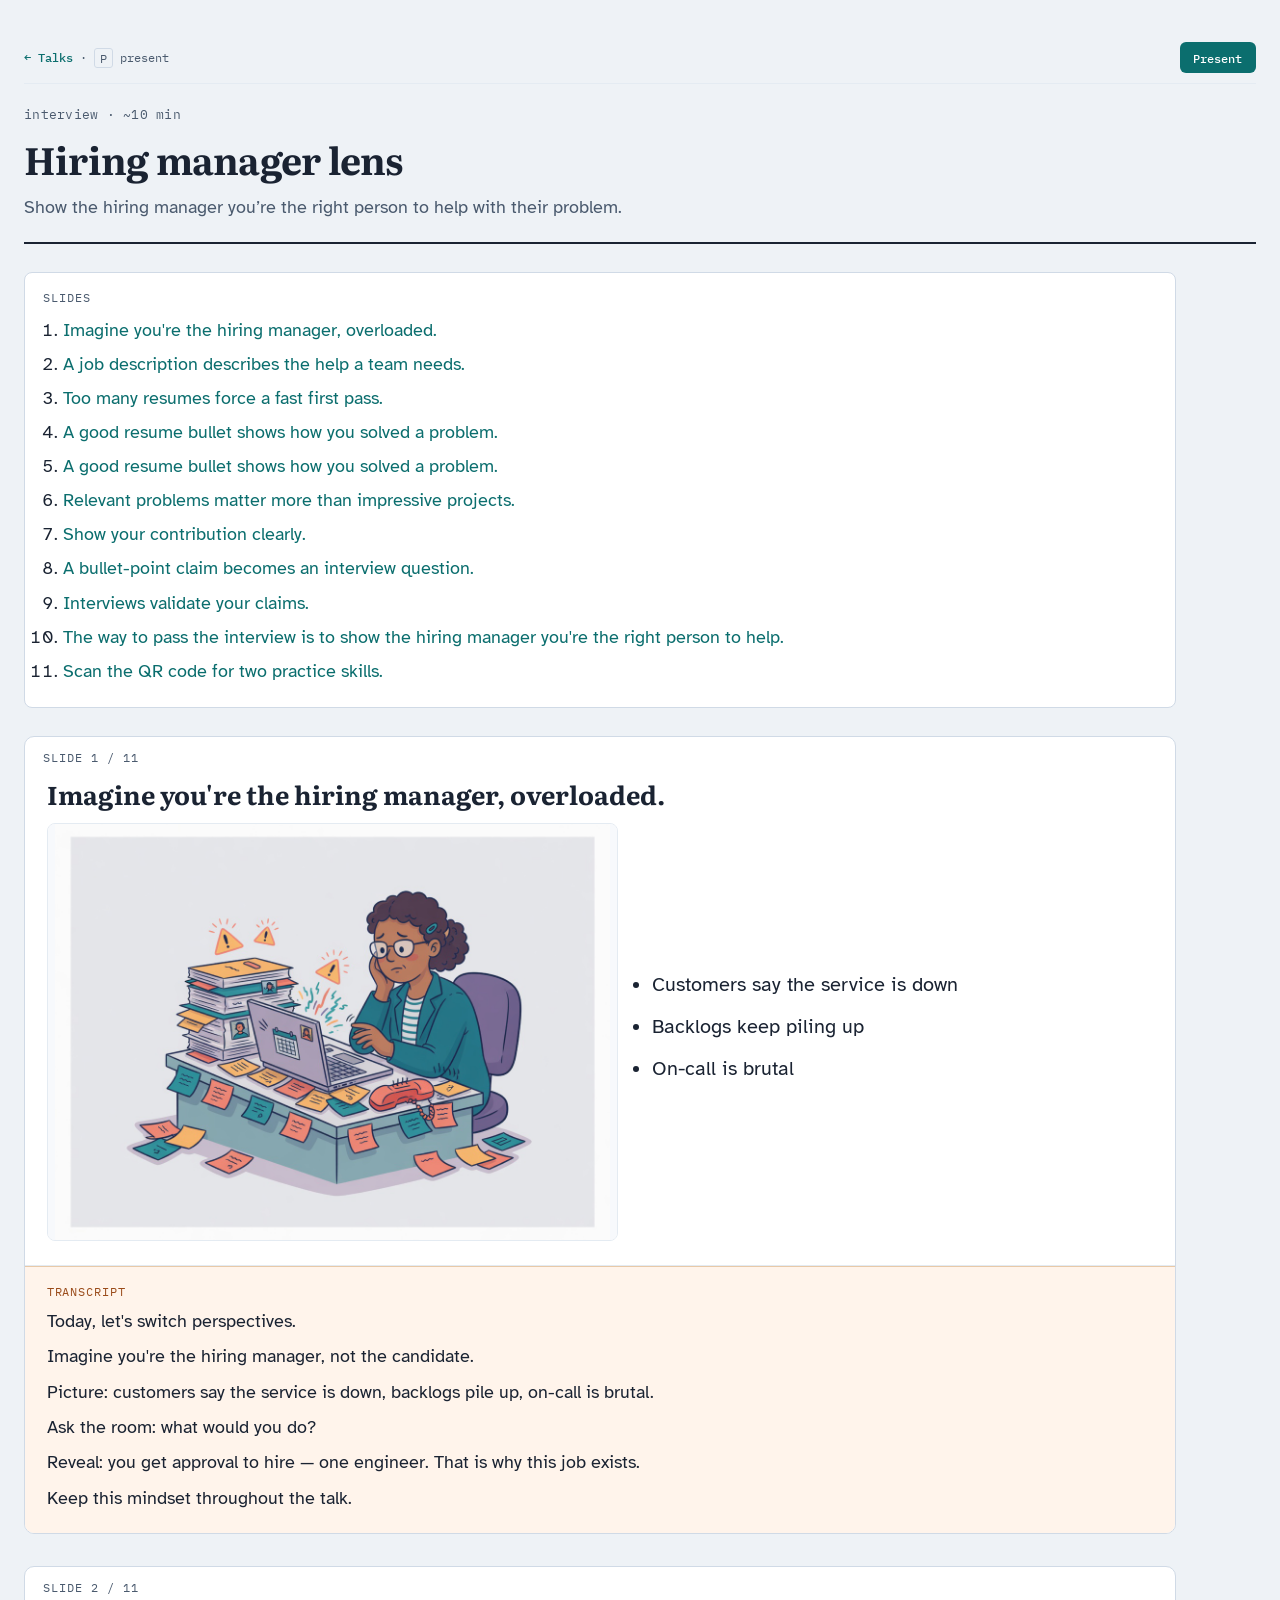
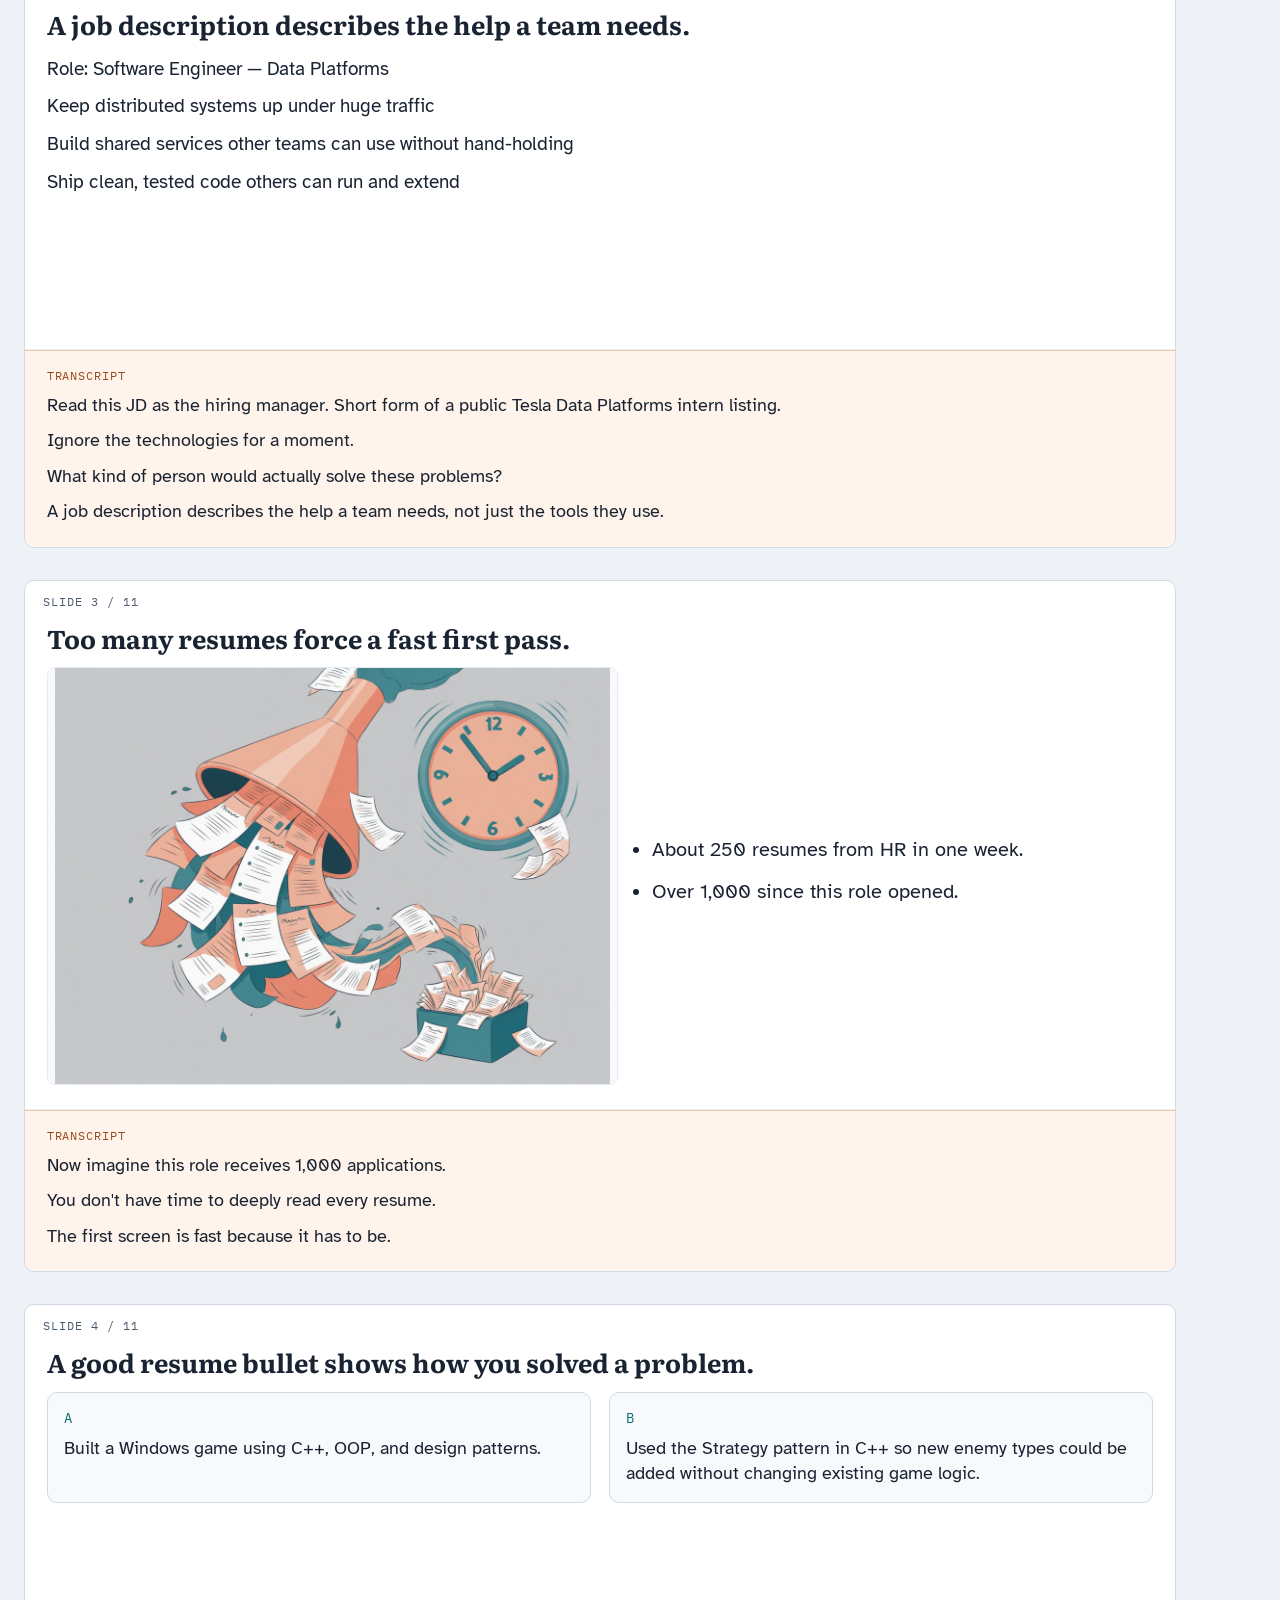
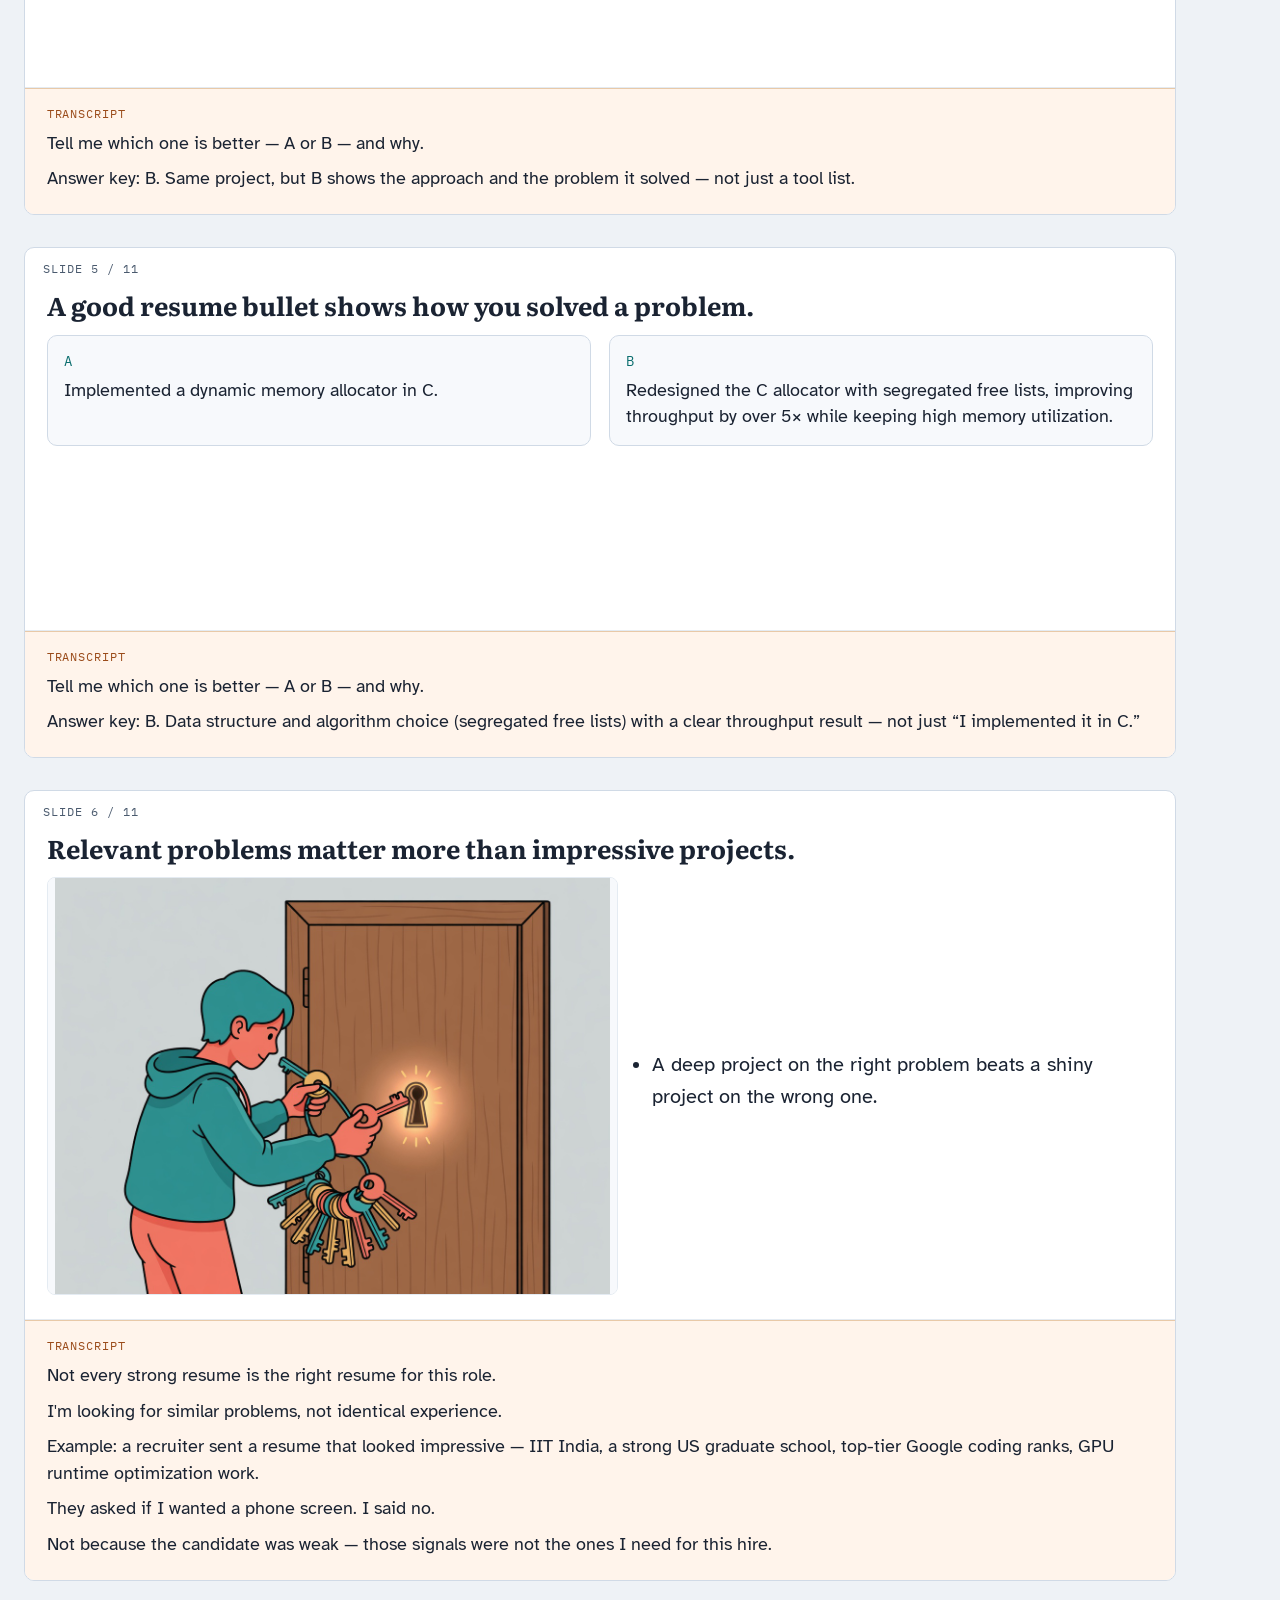
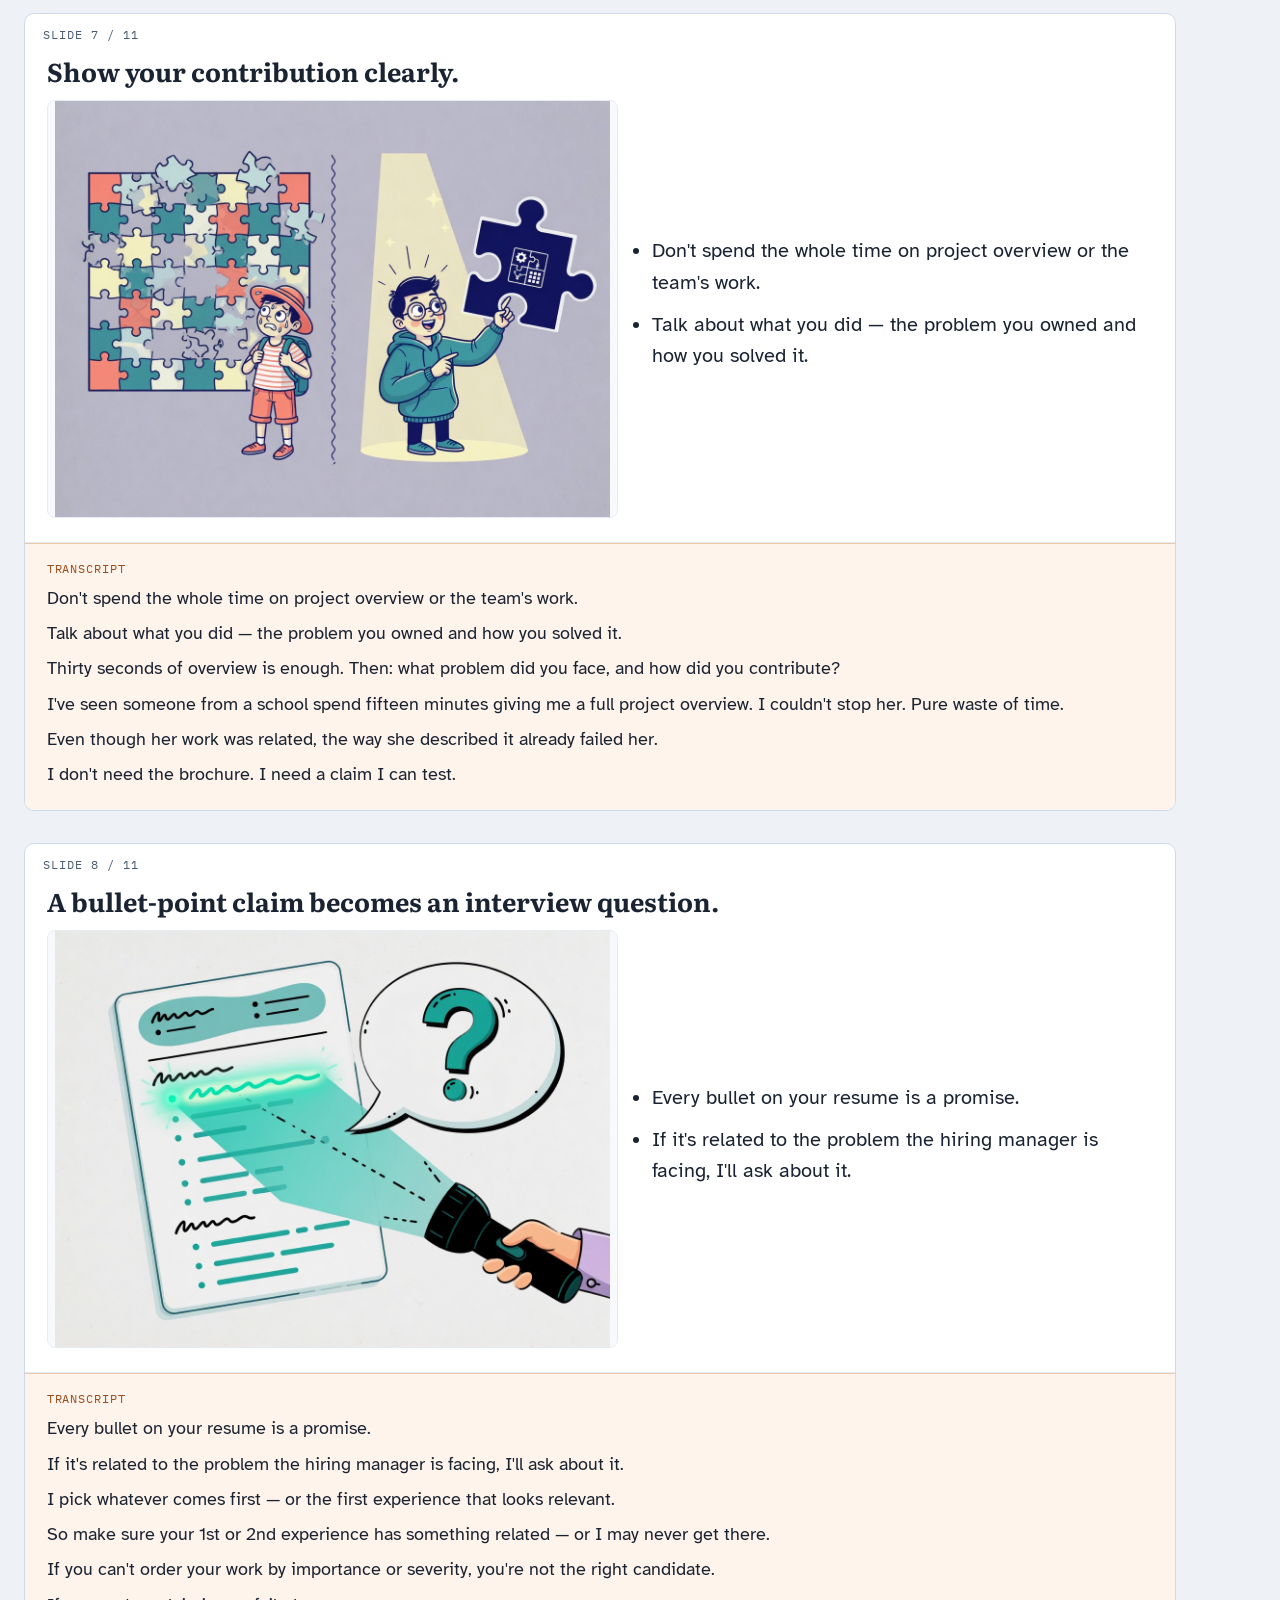
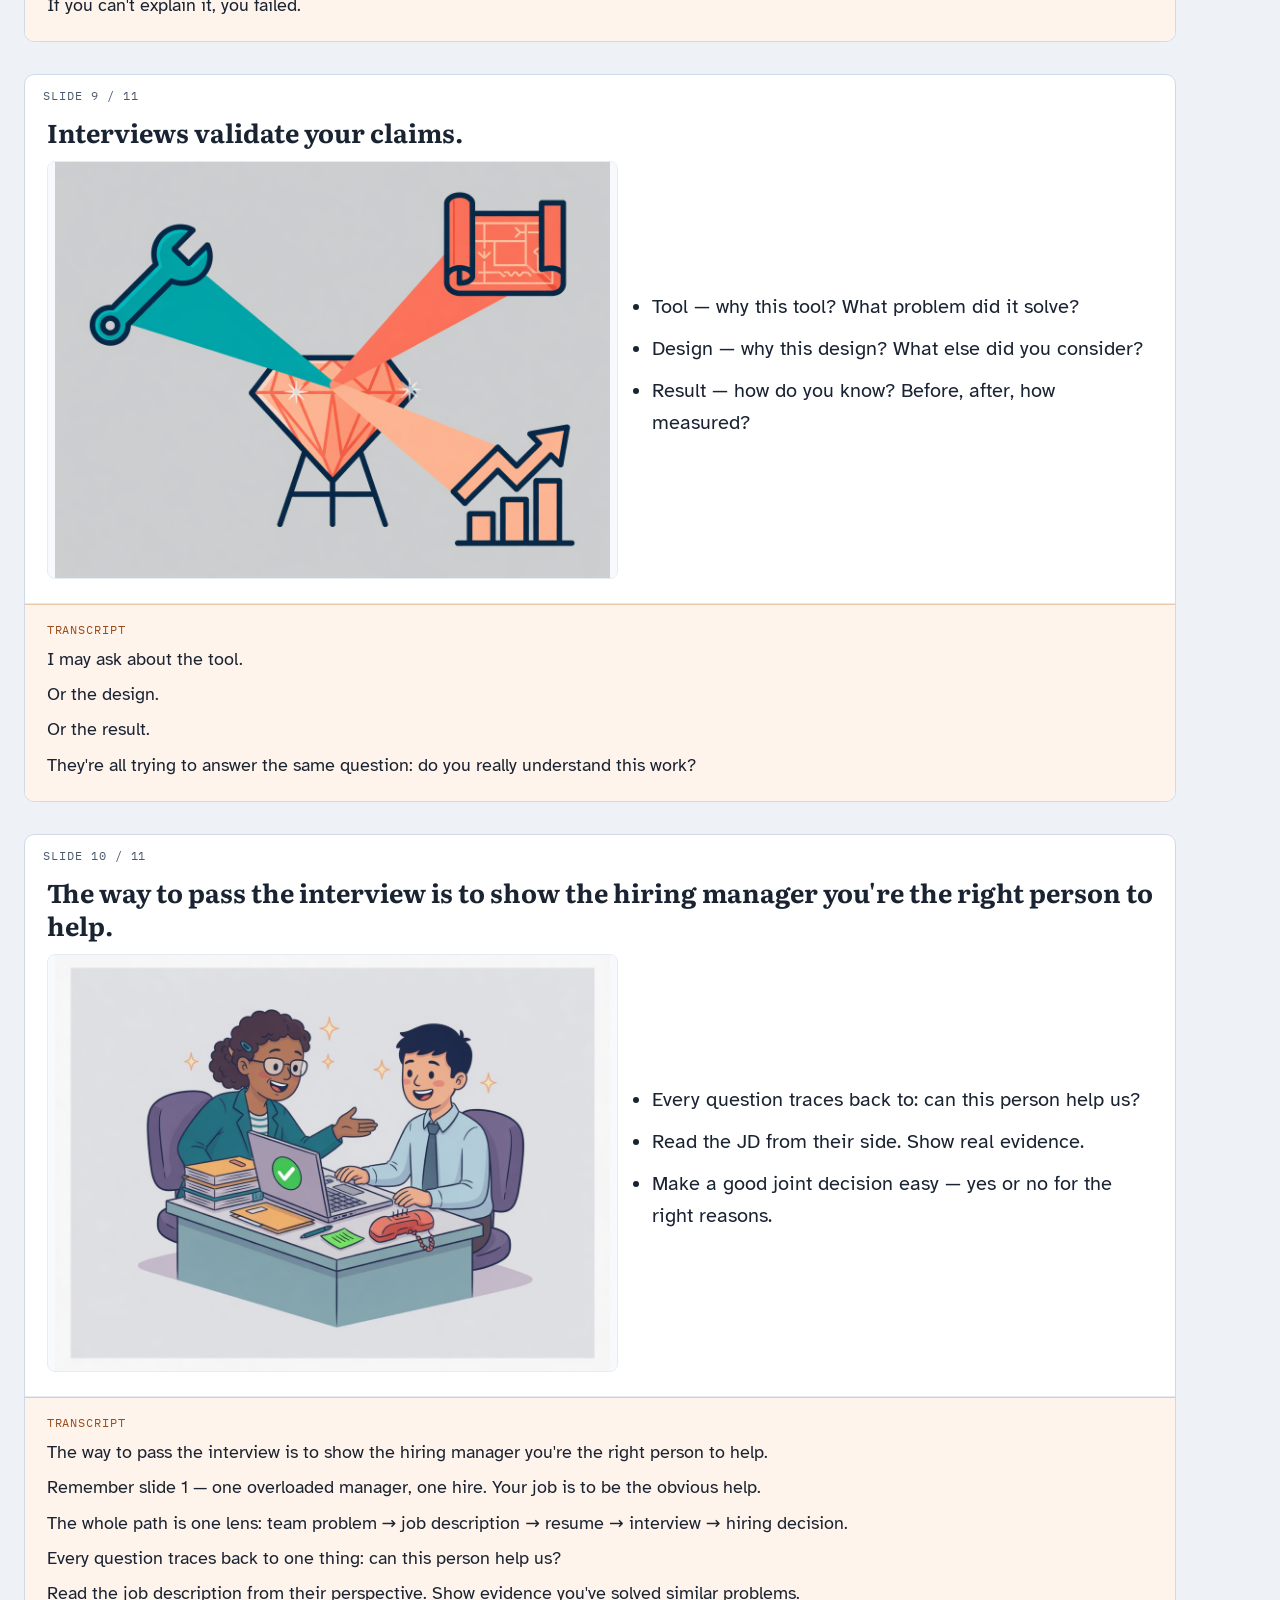
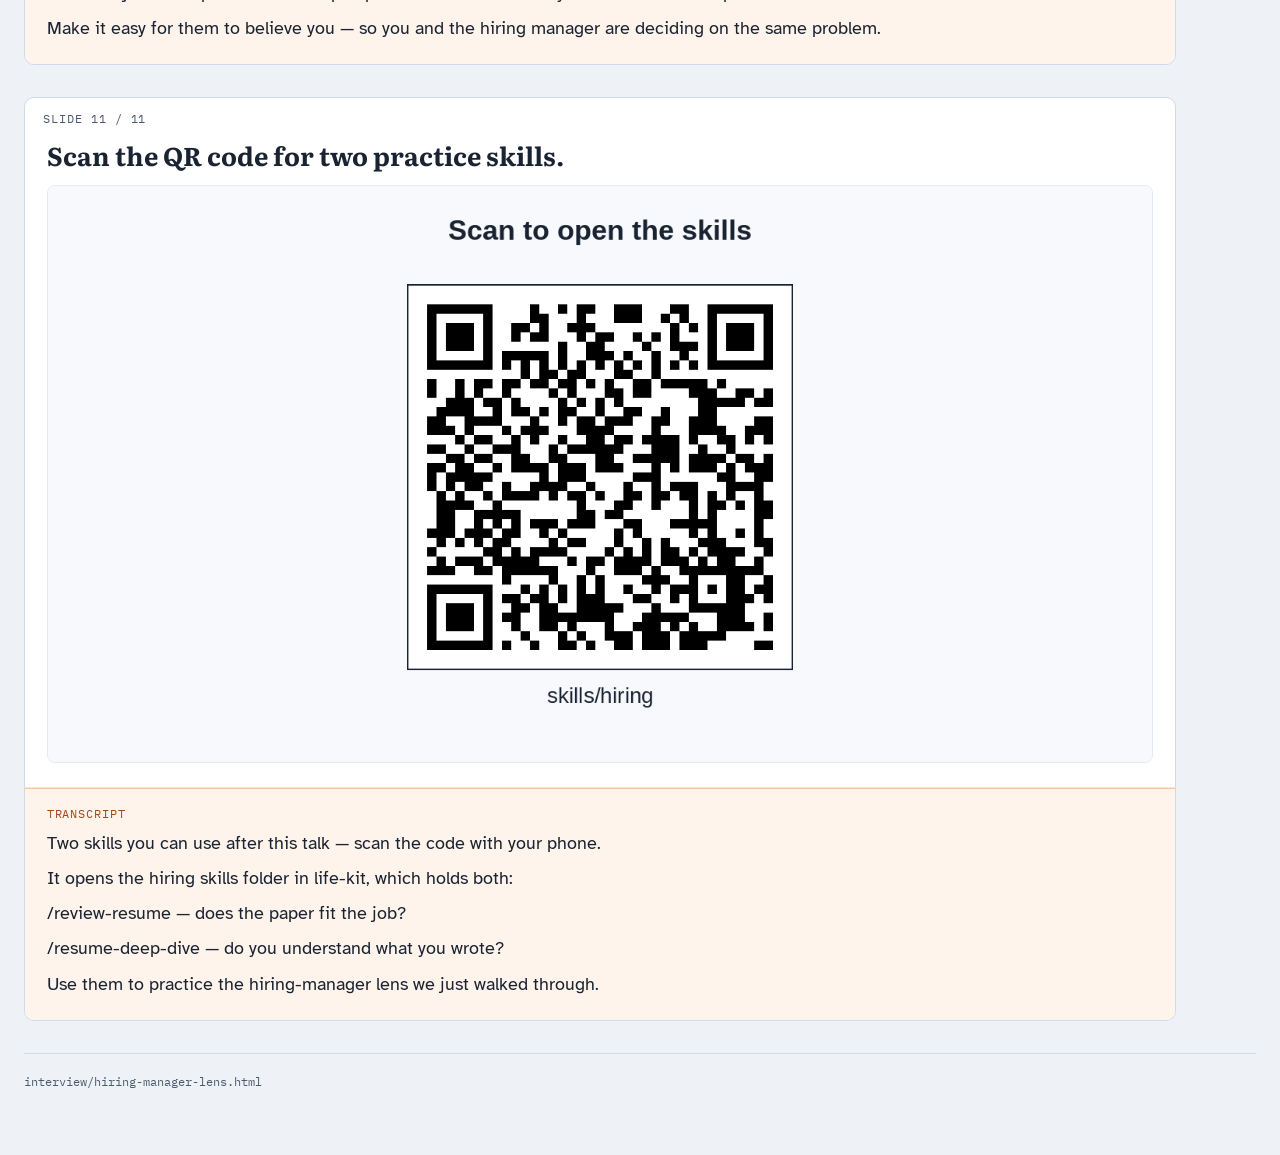
<file: interview/hiring-manager-lens.html>
<!DOCTYPE html>
<html lang="en">
<head>
  <meta charset="UTF-8" />
  <meta name="viewport" content="width=device-width, initial-scale=1" />
  <title>Hiring manager lens · Imagine you're the hiring manager, overloaded</title>
  <link rel="stylesheet" href="../style/deck-present.css" />
  <link rel="preconnect" href="https://fonts.googleapis.com" />
  <link rel="preconnect" href="https://fonts.gstatic.com" crossorigin />
  <link href="https://fonts.googleapis.com/css2?family=Literata:ital,opsz,wght@0,7..72,400;0,7..72,600;0,7..72,700;1,7..72,400&family=Atkinson+Hyperlegible:ital,wght@0,400;0,700;1,400&family=IBM+Plex+Mono:wght@400;500&display=swap" rel="stylesheet" />
  <style>
    :root {
      --bg: #eef2f6;
      --surface: #ffffff;
      --ink: #1a2332;
      --muted: #4a5a6e;
      --line: #d0dae6;
      --line-soft: #e4ebf2;
      --accent: #0b6e6e;
      --accent-soft: #e0f2f1;
      --warn: #9a4b1a;
      --warn-bg: #fff4eb;
      --paper: #f7f9fc;
      --mono: "IBM Plex Mono", ui-monospace, Menlo, monospace;
      --body: "Atkinson Hyperlegible", system-ui, sans-serif;
      --display: "Literata", Georgia, serif;
      --measure: 72rem;
      --page: 88rem;
    }
    * { box-sizing: border-box; margin: 0; padding: 0; }
    body {
      font-family: var(--body);
      font-size: 1.25rem;
      line-height: 1.62;
      color: var(--ink);
      background: var(--bg);
      -webkit-font-smoothing: antialiased;
    }
    a { color: var(--accent); text-underline-offset: 0.15em; }
    .page { max-width: var(--page); margin: 0 auto; padding: 2.5rem 1.5rem 4rem; }
    header {
      margin-bottom: 1.75rem;
      padding-bottom: 1.35rem;
      border-bottom: 2px solid var(--ink);
    }
    .meta {
      font-family: var(--mono);
      font-size: 0.82rem;
      color: var(--muted);
      letter-spacing: 0.02em;
      margin-bottom: 0.7rem;
    }
    h1 {
      font-family: var(--display);
      font-size: clamp(1.75rem, 4vw, 2.35rem);
      font-weight: 700;
      line-height: 1.2;
      letter-spacing: -0.02em;
      max-width: 28ch;
      margin-bottom: 0.75rem;
    }
    .lede {
      font-size: 1.12rem;
      color: var(--muted);
      max-width: 58ch;
      line-height: 1.5;
    }
    .facts {
      display: flex;
      flex-wrap: wrap;
      gap: 0.5rem;
      margin-top: 1.15rem;
    }
    .fact {
      font-family: var(--mono);
      font-size: 0.76rem;
      background: var(--surface);
      border: 1px solid var(--line);
      padding: 0.35rem 0.65rem;
      border-radius: 999px;
    }
    section { margin-bottom: 2.5rem; max-width: var(--measure); }
    section > h2 {
      font-family: var(--display);
      font-size: 1.45rem;
      font-weight: 700;
      margin-bottom: 0.5rem;
    }
    .sec-intent {
      font-size: 1.02rem;
      color: var(--muted);
      margin-bottom: 1rem;
      max-width: 48ch;
    }
    /* Claim illustration — only next to a claim, not section titles */
    .ae .illust {
      margin: 0;
      border-top: 1px solid var(--line-soft);
      background: var(--paper);
    }
    .ae .illust img,
    .ae .illust object {
      display: block;
      width: 100%;
      max-height: 22rem;
      object-fit: contain;
      object-position: center;
      background: #f7f9fc;
    }
    .ae .illust.diagram {
      border-top: 1px solid var(--line-soft);
    }
    .thesis .illust {
      margin-top: 1rem;
      border-radius: 8px;
      overflow: hidden;
      border: 1px solid var(--line);
      max-width: 42rem;
    }
    .thesis .illust img {
      display: block;
      width: 100%;
      max-height: 18rem;
      object-fit: contain;
      background: #f7f9fc;
    }
    .thesis .illust figcaption {
      font-family: var(--mono);
      font-size: 0.72rem;
      color: var(--muted);
      padding: 0.45rem 0.85rem;
      background: var(--paper);
    }
    .ae .illust figcaption {
      font-family: var(--mono);
      font-size: 0.72rem;
      color: var(--muted);
      padding: 0.45rem 0.85rem 0.55rem;
    }
    section p { margin-bottom: 0.75rem; }
    section ul { margin: 0 0 0.75rem 1.2rem; }
    section li { margin-bottom: 0.35rem; }
    section li::marker { color: var(--accent); }
    .muted { color: var(--muted); }
    .small { font-size: 0.95rem; color: var(--muted); }
    code {
      font-family: var(--mono);
      font-size: 0.88em;
      background: var(--paper);
      border: 1px solid var(--line-soft);
      padding: 0.08em 0.35em;
      border-radius: 4px;
    }

    .thesis {
      background: var(--accent-soft);
      border-left: 5px solid var(--accent);
      padding: 1.1rem 1.25rem;
      border-radius: 0 8px 8px 0;
      margin-bottom: 1.5rem;
      max-width: var(--measure);
    }
    .thesis .lab {
      font-family: var(--mono);
      font-size: 0.72rem;
      letter-spacing: 0.08em;
      text-transform: uppercase;
      color: var(--accent);
      margin-bottom: 0.35rem;
    }
    .thesis p {
      font-family: var(--display);
      font-size: 1.18rem;
      line-height: 1.4;
      margin: 0;
    }

    /* Claim cards (doc) */
    .ae {
      background: var(--surface);
      border: 1px solid var(--line);
      border-radius: 8px;
      margin: 0.85rem 0;
      overflow: hidden;
    }
    .ae .assert {
      padding: 0.9rem 1.1rem 0.65rem;
    }
    .ae .assert .lab {
      font-family: var(--mono);
      font-size: 0.72rem;
      font-weight: 500;
      letter-spacing: 0.08em;
      text-transform: uppercase;
      color: var(--warn);
      margin-bottom: 0.3rem;
    }
    .ae.key .assert .lab { color: var(--accent); }
    .ae .assert p {
      font-family: var(--display);
      font-size: 1.12rem;
      font-weight: 600;
      line-height: 1.35;
      margin: 0;
    }
    .ae .evidence {
      padding: 0.75rem 1.1rem 1rem;
      background: var(--paper);
      border-top: 1px solid var(--line-soft);
    }
    .ae .evidence p {
      margin: 0 0 0.5rem;
      font-size: 1rem;
      color: var(--muted);
    }
    .ae .evidence ul, .ae .evidence ol {
      margin: 0.2rem 0 0 1.15rem;
      font-size: 1rem;
    }
    .ae .evidence li { margin-bottom: 0.28rem; color: var(--ink); }
    .ae .evidence li::marker { color: var(--accent); }

    .flow {
      display: flex;
      flex-wrap: wrap;
      align-items: center;
      gap: 0.35rem;
      margin: 0.75rem 0 1rem;
      font-size: 0.92rem;
    }
    .flow span {
      background: var(--surface);
      border: 1px solid var(--line);
      padding: 0.4rem 0.65rem;
      border-radius: 6px;
    }
    .flow .arr {
      border: none;
      background: none;
      color: var(--accent);
      font-weight: 700;
      padding: 0 0.1rem;
    }
    .flow .you {
      border-color: var(--accent);
      background: var(--accent-soft);
      font-weight: 700;
    }

    .grid2 {
      display: grid;
      grid-template-columns: 1fr 1fr;
      gap: 0.85rem;
    }
    @media (max-width: 720px) {
      .grid2 { grid-template-columns: 1fr; }
    }
    .gap {
      background: var(--surface);
      border: 1px solid var(--line);
      border-radius: 8px;
      padding: 1rem 1.15rem;
      margin: 0.5rem 0;
    }
    .gap .lab {
      font-family: var(--mono);
      font-size: 0.72rem;
      letter-spacing: 0.08em;
      text-transform: uppercase;
      color: var(--accent);
      margin-bottom: 0.35rem;
    }
    .gap h3 {
      font-family: var(--display);
      font-size: 1.1rem;
      margin: 0 0 0.4rem;
    }
    .gap p { margin: 0; font-size: 0.95rem; color: var(--muted); }

    .open {
      background: var(--warn-bg);
      border: 1px solid #e8c9a8;
      border-radius: 8px;
      padding: 1rem 1.15rem;
    }
    .open .lab {
      font-family: var(--mono);
      font-size: 0.72rem;
      letter-spacing: 0.08em;
      text-transform: uppercase;
      color: var(--warn);
      margin-bottom: 0.4rem;
    }
    .open ul { margin: 0 0 0 1.15rem; }
    .open li { margin-bottom: 0.35rem; color: var(--muted); }

    table {
      width: 100%;
      border-collapse: collapse;
      font-size: 0.98rem;
      margin: 0.75rem 0;
      background: var(--surface);
      border: 1px solid var(--line);
      border-radius: 8px;
      overflow: hidden;
    }
    th, td {
      text-align: left;
      padding: 0.55rem 0.7rem;
      border-bottom: 1px solid var(--line-soft);
      vertical-align: top;
    }
    th {
      font-family: var(--mono);
      font-size: 0.72rem;
      letter-spacing: 0.04em;
      text-transform: uppercase;
      color: var(--muted);
      background: var(--paper);
      font-weight: 500;
    }
    tr:last-child td { border-bottom: none; }

    footer {
      margin-top: 1.5rem;
      padding-top: 1.1rem;
      border-top: 1px solid var(--line);
      font-family: var(--mono);
      font-size: 0.78rem;
      color: var(--muted);
    }

    .mode-bar {
      position: sticky;
      top: 0;
      z-index: 50;
      display: flex;
      align-items: center;
      justify-content: space-between;
      gap: 0.75rem;
      flex-wrap: wrap;
      padding: 0.65rem 0;
      margin: -0.5rem 0 1.25rem;
      background: color-mix(in srgb, var(--bg) 92%, transparent);
      backdrop-filter: blur(8px);
      border-bottom: 1px solid var(--line-soft);
    }
    .mode-bar .hint {
      font-family: var(--mono);
      font-size: 0.75rem;
      color: var(--muted);
    }
    .mode-bar button {
      font-family: var(--mono);
      font-size: 0.78rem;
      font-weight: 500;
      color: var(--surface);
      background: var(--accent);
      border: none;
      border-radius: 6px;
      padding: 0.45rem 0.85rem;
      cursor: pointer;
    }
    .mode-bar button:hover { filter: brightness(1.08); }

    /* presentation styles: see ../style/deck-present.css */

    /* one page per slide + transcript */
    .slide-page {
      background: var(--surface);
      border: 1px solid var(--line);
      border-radius: 10px;
      margin: 0 0 2rem;
      overflow: hidden;
      max-width: var(--measure);
    }
    .slide-page .slide-num {
      font-family: var(--mono);
      font-size: 0.72rem;
      letter-spacing: 0.08em;
      text-transform: uppercase;
      color: var(--muted);
      padding: 0.75rem 1.15rem 0;
    }
    .slide-page .slide-on {
      padding: 0.65rem 1.35rem 1.5rem;
      border-bottom: 1px solid var(--line-soft);
      min-height: 22rem;
    }
    .slide-page .slide-on h2 {
      font-family: var(--display);
      font-size: 1.6rem;
      font-weight: 700;
      line-height: 1.3;
      margin: 0 0 0.75rem;
      max-width: 100%;
      white-space: normal;
      overflow-wrap: break-word;
    }
    .slide-page .slide-on .body p {
      margin: 0 0 0.45rem;
      color: var(--ink);
      font-size: 1.18rem;
    }
    .slide-page .slide-on .compare-pair {
      display: grid;
      grid-template-columns: minmax(0, 1fr) minmax(0, 1fr);
      gap: 0.85rem 1.15rem;
      align-items: stretch;
      margin-top: 0.5rem;
    }
    .slide-page .slide-on .compare-pair .cmp-card {
      border: 1px solid var(--line);
      border-radius: 10px;
      padding: 0.9rem 1rem;
      background: var(--paper);
      min-width: 0;
    }
    .slide-page .slide-on .compare-pair .cmp-card .lab {
      font-family: var(--mono);
      font-size: 0.85rem;
      letter-spacing: 0.08em;
      text-transform: uppercase;
      color: var(--accent);
      margin-bottom: 0.4rem;
    }
    .slide-page .slide-on .compare-pair .cmp-card p {
      margin: 0;
      font-size: 1.12rem;
      line-height: 1.45;
      color: var(--ink);
    }
    @media (max-width: 720px) {
      .slide-page .slide-on .compare-pair {
        grid-template-columns: 1fr;
      }
    }
    .slide-page .slide-on .body ul {
      margin: 0.35rem 0 0.5rem 1.15rem;
    }
    .slide-page .slide-on .body li { margin-bottom: 0.28rem; }
    .slide-page .slide-on .body li::marker { color: var(--accent); }
    .slide-page .slide-on pre {
      font-family: var(--mono);
      font-size: 1.05rem;
      background: var(--paper);
      border: 1px solid var(--line-soft);
      border-radius: 8px;
      padding: 0.85rem 1rem;
      line-height: 1.55;
      margin: 0.35rem 0 0.5rem;
      white-space: pre-wrap;
      max-width: 100%;
      overflow-wrap: break-word;
      overflow-x: auto;
    }
    .slide-page .slide-on .grid3 {
      display: grid;
      grid-template-columns: 1fr 1fr 1fr;
      gap: 0.65rem;
      margin-top: 0.5rem;
    }
    .slide-page .slide-on .split-lr {
      display: grid;
      grid-template-columns: minmax(0, 1.1fr) minmax(0, 1fr);
      gap: 1rem;
      align-items: center;
      margin-top: 0.35rem;
      min-width: 0;
    }
    .slide-page .slide-on .split-lr figure {
      margin: 0;
      min-width: 0;
    }
    .slide-page .slide-on .split-lr figure img {
      max-height: 26rem;
      max-width: 100%;
      width: 100%;
      object-fit: contain;
    }
    .slide-page .slide-on .split-lr ul {
      margin: 0;
      padding-left: 1.15rem;
      font-size: 1.22rem;
      min-width: 0;
    }
    .slide-page .slide-on .split-lr li {
      margin-bottom: 0.65rem;
      overflow-wrap: break-word;
    }
    @media (max-width: 720px) {
      .slide-page .slide-on .grid3 { grid-template-columns: 1fr; }
      .slide-page .slide-on .split-lr { grid-template-columns: 1fr; }
    }
    .slide-page .slide-on .grid3 .cell {
      background: var(--paper);
      border: 1px solid var(--line-soft);
      border-radius: 8px;
      padding: 0.75rem 0.85rem;
    }
    .slide-page .slide-on .grid3 .cell .lab {
      font-family: var(--mono);
      font-size: 0.7rem;
      letter-spacing: 0.06em;
      text-transform: uppercase;
      color: var(--accent);
      margin-bottom: 0.3rem;
    }
    .slide-page .slide-on .grid3 .cell h3 {
      font-family: var(--display);
      font-size: 1.05rem;
      margin: 0 0 0.3rem;
    }
    .slide-page .slide-on .grid3 .cell p {
      margin: 0;
      font-size: 0.95rem;
      color: var(--muted);
    }
    .slide-page .slide-on figure {
      margin: 0.75rem 0 0;
      border-radius: 8px;
      overflow: hidden;
      border: 1px solid var(--line-soft);
    }
    .slide-page .slide-on figure img {
      display: block;
      width: 100%;
      max-height: 28rem;
      object-fit: contain;
      background: #f7f9fc;
    }
    .slide-page .slide-on figure.qr-pair img {
      max-height: 36rem;
      max-width: 100%;
      width: 100%;
      object-fit: contain;
    }
    .slide-page .slide-on .body p,
    .slide-page .slide-on .body li {
      overflow-wrap: break-word;
    }
    .slide-page .slide-on figcaption {
      font-family: var(--mono);
      font-size: 0.72rem;
      color: var(--muted);
      padding: 0.4rem 0.75rem;
      background: var(--paper);
    }
    .slide-page .transcript {
      background: var(--warn-bg);
      border-top: 1px solid #e8c9a8;
      padding: 1rem 1.35rem 1.35rem;
    }
    .slide-page .transcript .lab {
      font-family: var(--mono);
      font-size: 0.72rem;
      letter-spacing: 0.08em;
      text-transform: uppercase;
      color: var(--warn);
      margin-bottom: 0.4rem;
    }
    .slide-page .transcript p {
      margin: 0 0 0.5rem;
      font-size: 1.1rem;
      color: var(--ink);
      line-height: 1.55;
    }
    .slide-page .transcript p:last-child { margin-bottom: 0; }
    .toc {
      max-width: var(--measure);
      margin: 0 0 1.75rem;
      padding: 1rem 1.15rem;
      background: var(--surface);
      border: 1px solid var(--line);
      border-radius: 8px;
    }
    .toc .lab {
      font-family: var(--mono);
      font-size: 0.72rem;
      letter-spacing: 0.08em;
      text-transform: uppercase;
      color: var(--muted);
      margin-bottom: 0.5rem;
    }
    .toc ol { margin: 0 0 0 1.2rem; }
    .toc li { margin-bottom: 0.35rem; font-size: 1.1rem; }
    .toc a { text-decoration: none; }
    .toc a:hover { text-decoration: underline; }
</style>
</head>
<body>
  <div class="page">
    <div class="mode-bar">
      <span class="hint"><a href="../index.html">← Talks</a> · <kbd style="font-family:var(--mono);font-size:0.72rem;border:1px solid var(--line);padding:0.1rem 0.3rem;border-radius:3px">P</kbd> present</span>
      <button type="button" id="btn-present">Present</button>
    </div>

    <header>
      <p class="meta">interview · ~10 min</p>
      <h1>Hiring manager lens</h1>
      <p class="lede">Show the hiring manager you’re the right person to help with their problem.</p>
    </header>

    <nav class="toc" id="toc">
      <div class="lab">Slides</div>
      <ol id="toc-list"></ol>
    </nav>

    <div id="pages"></div>

    <footer>
      interview/hiring-manager-lens.html
    </footer>
  </div>

  <div id="deck" hidden>
    <div class="deck-chrome">
      <div>
        <strong id="slide-label">1 / N</strong>
        <span class="keys"> · <kbd>↓</kbd>/<kbd>↑</kbd> or <kbd>→</kbd>/<kbd>←</kbd> · <kbd>Esc</kbd> · <kbd>F</kbd></span>
      </div>
      <span class="end"><a href="../index.html">Talks</a><button type="button" id="btn-exit">Exit</button></span>
    </div>
    <div class="stage" id="stage"></div>
    <div class="progress" id="progress"></div>
  </div>

  <script>
    /**
     * Round-2 script: short transcripts (30–60s/slide). One idea per slide.
     * Title = on screen claim. Body = context. Transcript = speaker guide only.
     */
    const SLIDES = [
      {
        section: "open",
        title: "Imagine you're the hiring manager, overloaded.",
        layout: "img-left",
        img: "images/ev-s1-overloaded.jpg",

        body: [
          "Customers say the service is down",
          "Backlogs keep piling up",
          "On-call is brutal",
        ],
        transcript: [
          "Today, let's switch perspectives.",
          "Imagine you're the hiring manager, not the candidate.",
          "Picture: customers say the service is down, backlogs pile up, on-call is brutal.",
          "Ask the room: what would you do?",
          "Reveal: you get approval to hire — one engineer. That is why this job exists.",
          "Keep this mindset throughout the talk.",
        ],
      },
      {
        section: "open",
        title: "A job description describes the help a team needs.",
        body: [
          "Role: Software Engineer — Data Platforms",
          "Keep distributed systems up under huge traffic",
          "Build shared services other teams can use without hand-holding",
          "Ship clean, tested code others can run and extend",
        ],
        transcript: [
          "Read this JD as the hiring manager. Short form of a public Tesla Data Platforms intern listing.",
          "Ignore the technologies for a moment.",
          "What kind of person would actually solve these problems?",
          "A job description describes the help a team needs, not just the tools they use.",
        ],
      },
      {
        section: "scan",
        title: "Too many resumes force a fast first pass.",
        layout: "img-left",
        body: [
          "About 250 resumes from HR in one week.",
          "Over 1,000 since this role opened.",
        ],
        img: "images/ev-s3-stack-timer.jpg",

        transcript: [
          "Now imagine this role receives 1,000 applications.",
          "You don't have time to deeply read every resume.",
          "The first screen is fast because it has to be.",
        ],
      },
      {
        section: "scan",
        title: "A good resume bullet shows how you solved a problem.",
        layout: "compare",
        a: "Built a Windows game using C++, OOP, and design patterns.",
        b: "Used the Strategy pattern in C++ so new enemy types could be added without changing existing game logic.",
        transcript: [
          "Tell me which one is better — A or B — and why.",
          "Answer key: B. Same project, but B shows the approach and the problem it solved — not just a tool list.",
        ],
      },
      {
        section: "scan",
        title: "A good resume bullet shows how you solved a problem.",
        layout: "compare",
        a: "Implemented a dynamic memory allocator in C.",
        b: "Redesigned the C allocator with segregated free lists, improving throughput by over 5× while keeping high memory utilization.",
        transcript: [
          "Tell me which one is better — A or B — and why.",
          "Answer key: B. Data structure and algorithm choice (segregated free lists) with a clear throughput result — not just “I implemented it in C.”",
        ],
      },
      {
        section: "scan",
        title: "Relevant problems matter more than impressive projects.",
        layout: "img-left",
        body: [
          "A deep project on the right problem beats a shiny project on the wrong one.",
        ],
        img: "images/ev-s5-key-lock.jpg",

        transcript: [
          "Not every strong resume is the right resume for this role.",
          "I'm looking for similar problems, not identical experience.",
          "Example: a recruiter sent a resume that looked impressive — IIT India, a strong US graduate school, top-tier Google coding ranks, GPU runtime optimization work.",
          "They asked if I wanted a phone screen. I said no.",
          "Not because the candidate was weak — those signals were not the ones I need for this hire.",
        ],
      },
      {
        section: "scan",
        title: "Show your contribution clearly.",
        layout: "img-left",
        body: [
          "Don't spend the whole time on project overview or the team's work.",
          "Talk about what you did — the problem you owned and how you solved it.",
        ],
        img: "images/ev-s6-contribution.jpg",

        transcript: [
          "Don't spend the whole time on project overview or the team's work.",
          "Talk about what you did — the problem you owned and how you solved it.",
          "Thirty seconds of overview is enough. Then: what problem did you face, and how did you contribute?",
          "I've seen someone from a school spend fifteen minutes giving me a full project overview. I couldn't stop her. Pure waste of time.",
          "Even though her work was related, the way she described it already failed her.",
          "I don't need the brochure. I need a claim I can test.",
        ],
      },
      {
        section: "probe",
        title: "A bullet-point claim becomes an interview question.",
        layout: "img-left",
        body: [
          "Every bullet on your resume is a promise.",
          "If it's related to the problem the hiring manager is facing, I'll ask about it.",
        ],
        img: "images/ev-s7-flashlight.jpg",

        transcript: [
          "Every bullet on your resume is a promise.",
          "If it's related to the problem the hiring manager is facing, I'll ask about it.",
          "I pick whatever comes first — or the first experience that looks relevant.",
          "So make sure your 1st or 2nd experience has something related — or I may never get there.",
          "If you can't order your work by importance or severity, you're not the right candidate.",
          "If you can't explain it, you failed.",
        ],
      },
      {
        section: "probe",
        title: "Interviews validate your claims.",
        layout: "img-left",
        body: [
          "Tool — why this tool? What problem did it solve?",
          "Design — why this design? What else did you consider?",
          "Result — how do you know? Before, after, how measured?",
        ],
        img: "images/ev-s8-diamond.jpg",

        transcript: [
          "I may ask about the tool.",
          "Or the design.",
          "Or the result.",
          "They're all trying to answer the same question: do you really understand this work?",
        ],
      },
      {
        section: "close",
        title: "The way to pass the interview is to show the hiring manager you're the right person to help.",
        layout: "img-left",
        body: [
          "Every question traces back to: can this person help us?",
          "Read the JD from their side. Show real evidence.",
          "Make a good joint decision easy — yes or no for the right reasons.",
        ],
        img: "images/ev-s9-close.jpg",

        transcript: [
          "The way to pass the interview is to show the hiring manager you're the right person to help.",
          "Remember slide 1 — one overloaded manager, one hire. Your job is to be the obvious help.",
          "The whole path is one lens: team problem → job description → resume → interview → hiring decision.",
          "Every question traces back to one thing: can this person help us?",
          "Read the job description from their perspective. Show evidence you've solved similar problems.",
          "Make it easy for them to believe you — so you and the hiring manager are deciding on the same problem.",
        ],
      },
      {
        section: "close",
        title: "Scan the QR code for two practice skills.",
        layout: "img-wide",
        img: "images/s10-two-skills-qr.png",

        transcript: [
          "Two skills you can use after this talk — scan the code with your phone.",
          "It opens the hiring skills folder in life-kit, which holds both:",
          "/review-resume — does the paper fit the job?",
          "/resume-deep-dive — do you understand what you wrote?",
          "Use them to practice the hiring-manager lens we just walked through.",
        ],
      },
    ];

    const pages = document.getElementById("pages");
    const tocList = document.getElementById("toc-list");
    const deck = document.getElementById("deck");
    const stage = document.getElementById("stage");
    const progress = document.getElementById("progress");
    const slideLabel = document.getElementById("slide-label");
    let idx = 0;
    let presenting = false;

    function esc(s) {
      return String(s)
        .replace(/&/g, "&amp;")
        .replace(/</g, "&lt;")
        .replace(/>/g, "&gt;")
        .replace(/"/g, "&quot;");
    }
    function rich(s) {
      return String(s)
        .replace(/&/g, "&amp;")
        .replace(/</g, "&lt;")
        .replace(/>/g, "&gt;")
        .replace(/&lt;strong&gt;/g, "<strong>")
        .replace(/&lt;\/strong&gt;/g, "</strong>")
        .replace(/&lt;code&gt;/g, "<code>")
        .replace(/&lt;\/code&gt;/g, "</code>")
        .replace(/&lt;em&gt;/g, "<em>")
        .replace(/&lt;\/em&gt;/g, "</em>");
    }

    function compareHtml(s, present) {
      if (s.layout !== "compare" || !s.a || !s.b) return "";
      if (present) {
        return `<div class="s-compare">
          <div class="s-card"><div class="lab">A</div><p>${rich(s.a)}</p></div>
          <div class="s-card"><div class="lab">B</div><p>${rich(s.b)}</p></div>
        </div>`;
      }
      return `<div class="compare-pair">
        <div class="cmp-card"><div class="lab">A</div><p>${rich(s.a)}</p></div>
        <div class="cmp-card"><div class="lab">B</div><p>${rich(s.b)}</p></div>
      </div>`;
    }

    function bodyHtml(s) {
      if (s.layout === "compare") return compareHtml(s, false);
      if (s.layout === "img-left" && s.img && s.body && s.body.length) {
        const lis = s.body.map((b) => `<li>${rich(b)}</li>`).join("");
        return `<div class="split-lr">
          <figure>
            <img src="${esc(s.img)}" alt="" />
            ${s.imgCap ? `<figcaption>${esc(s.imgCap)}</figcaption>` : ""}
          </figure>
          <ul>${lis}</ul>
        </div>`;
      }
      if (s.bodyHtml) return s.bodyHtml;
      if (s.body && s.body.length) {
        return `<div class="body">${s.body.map((p) => `<p>${rich(p)}</p>`).join("")}</div>`;
      }
      return "";
    }

    function renderDoc() {
      pages.innerHTML = "";
      tocList.innerHTML = "";
      SLIDES.forEach((s, i) => {
        const n = i + 1;
        const id = `slide-${n}`;
        const li = document.createElement("li");
        li.innerHTML = `<a href="#${id}">${esc(s.title)}</a>`;
        tocList.appendChild(li);

        const split = s.layout === "img-left";
        const figClass = s.layout === "img-wide" ? " class=\"qr-pair\"" : "";
        const fig =
          !split && s.img
            ? `<figure${figClass}><img src="${esc(s.img)}" alt="" />${
                s.imgCap ? `<figcaption>${esc(s.imgCap)}</figcaption>` : ""
              }</figure>`
            : "";
        const notes = (s.transcript || [])
          .map((p) => `<p>${rich(p)}</p>`)
          .join("");

        const el = document.createElement("article");
        el.className = "slide-page";
        el.id = id;
        el.innerHTML = `
          <div class="slide-num">Slide ${n} / ${SLIDES.length}</div>
          <div class="slide-on">
            <h2>${esc(s.title)}</h2>
            ${bodyHtml(s)}
            ${fig}
          </div>
          <div class="transcript">
            <div class="lab">Transcript</div>
            ${notes}
          </div>`;
        pages.appendChild(el);
      });
    }

    function renderPresent(s) {
      let html = `<div class="s-ae">
        <div class="s-assert"><p>${rich(s.title || "")}</p></div>`;
      let ev = "";
      if (s.layout === "compare") {
        ev = compareHtml(s, true);
      } else if (s.layout === "img-left" && s.img && s.body && s.body.length) {
        ev = `<div class="s-split">
          <img src="${esc(s.img)}" alt="" />
          <ul>${s.body.map((b) => `<li>${rich(b)}</li>`).join("")}</ul>
        </div>`;
      } else if (s.bodyHtml) {
        ev = s.bodyHtml;
      } else if (s.body && s.body.length) {
        ev = `<ul>${s.body.map((b) => `<li>${rich(b)}</li>`).join("")}</ul>`;
      }
      if (ev) html += `<div class="s-ev">${ev}</div>`;
      if (s.img && s.layout !== "img-left") {
        const wide = s.layout === "img-wide" ? " s-illust-wide" : "";
        html += `<div class="s-illust${wide}"><img src="${esc(s.img)}" alt="" /></div>`;
      }
      html += `</div>`;
      return html;
    }

    function paint() {
      const s = SLIDES[idx];
      stage.innerHTML = `<div class="slide active">${renderPresent(s)}</div>`;
      slideLabel.textContent = `${idx + 1} / ${SLIDES.length}`;
      progress.style.width = `${((idx + 1) / SLIDES.length) * 100}%`;
    }

    function enterPresent(startAt = 0) {
      presenting = true;
      idx = Math.max(0, Math.min(startAt, SLIDES.length - 1));
      document.body.classList.add("presenting");
      deck.hidden = false;
      paint();
      history.replaceState(null, "", "#present");
    }
    function exitPresent() {
      presenting = false;
      document.body.classList.remove("presenting");
      deck.hidden = true;
      if (location.hash === "#present") {
        history.replaceState(null, "", location.pathname + location.search);
      }
    }
    function next() {
      if (idx < SLIDES.length - 1) {
        idx++;
        paint();
      }
    }
    function prev() {
      if (idx > 0) {
        idx--;
        paint();
      }
    }

    document.getElementById("btn-present").addEventListener("click", () => enterPresent(0));
    document.getElementById("btn-exit").addEventListener("click", exitPresent);

    document.addEventListener("keydown", (e) => {
      if (e.key === "p" || e.key === "P") {
        if (e.target.matches("input, textarea, [contenteditable]")) return;
        e.preventDefault();
        if (presenting) exitPresent();
        else enterPresent(0);
        return;
      }
      if (!presenting) return;
      if (e.key === "Escape") {
        e.preventDefault();
        exitPresent();
      } else if (
        e.key === "ArrowDown" ||
        e.key === "ArrowRight" ||
        e.key === " " ||
        e.key === "PageDown"
      ) {
        e.preventDefault();
        next();
      } else if (e.key === "ArrowUp" || e.key === "ArrowLeft" || e.key === "PageUp") {
        e.preventDefault();
        prev();
      } else if (e.key === "Home") {
        e.preventDefault();
        idx = 0;
        paint();
      } else if (e.key === "End") {
        e.preventDefault();
        idx = SLIDES.length - 1;
        paint();
      } else if (e.key === "f" || e.key === "F") {
        e.preventDefault();
        if (!document.fullscreenElement) deck.requestFullscreen?.();
        else document.exitFullscreen?.();
      }
    });

    stage.addEventListener("click", (e) => {
      if (!presenting) return;
      const r = stage.getBoundingClientRect();
      const x = (e.clientX - r.left) / r.width;
      if (x < 0.3) prev();
      else next();
    });

    renderDoc();
    if (location.hash === "#present") enterPresent(0);
  </script>

  <button type="button" id="back-to-top" class="back-to-top" aria-label="Back to top" title="Back to top">↑</button>
  <script src="../style/deck-doc.js"></script>
</body>
</html>
</file>
<file: style/deck-present.css>
/* Shared presentation-mode styles for lecture-idea decks.
 * Used by interview/hiring-manager-lens.html and
 * agentic-tooling/engineering-attention.html
 * Requires :root --mono, --display on the host page.
 */
    /* —— presentation —— */
    body.presenting { overflow: hidden; background: #0e1218; }
    body.presenting .page,
    body.presenting .mode-bar { display: none !important; }

    #deck {
      display: none;
      position: fixed;
      inset: 0;
      background: #0e1218;
      color: #e8eaed;
      z-index: 100;
      flex-direction: column;
    }
    body.presenting #deck { display: flex; }

    #deck .deck-chrome {
      flex: 0 0 auto;
      display: flex;
      align-items: center;
      justify-content: space-between;
      gap: 1rem;
      padding: 0.75rem 1.25rem;
      border-bottom: 1px solid #2a3140;
      font-family: var(--mono);
      font-size: 0.9rem;
      color: #8b95a5;
    }
    #deck .deck-chrome strong { color: #c5cdd8; font-weight: 500; font-size: 1rem; }
    #deck .deck-chrome .keys kbd {
      display: inline-block;
      border: 1px solid #3a4456;
      border-radius: 4px;
      padding: 0.1rem 0.35rem;
      margin: 0 0.1rem;
      color: #aab4c2;
      background: #161b24;
    }
    #deck .deck-chrome .end {
      display: flex;
      align-items: center;
      gap: 0.5rem;
    }
    #deck .deck-chrome button,
    #deck .deck-chrome a {
      font-family: var(--mono);
      font-size: 0.75rem;
      background: transparent;
      color: #aab4c2;
      border: 1px solid #3a4456;
      border-radius: 6px;
      padding: 0.35rem 0.7rem;
      cursor: pointer;
      text-decoration: none;
    }
    .mode-bar a {
      font-family: var(--mono);
      font-size: 0.78rem;
      font-weight: 500;
      color: var(--accent);
      text-decoration: none;
    }
    .mode-bar a:hover { text-decoration: underline; }
    #deck .stage {
      flex: 1 1 auto;
      display: flex;
      flex-direction: column;
      align-items: stretch;
      justify-content: flex-start;
      padding: 0.5rem 0.75rem 0.85rem;
      overflow: hidden;
      min-height: 0;
    }
    .slide {
      display: none;
      width: 100%;
      height: 100%;
      max-width: 100%;
      max-height: 100%;
      min-width: 0;
      min-height: 0;
      box-sizing: border-box;
      animation: slideIn 0.22s ease;
    }
    .slide.active {
      display: flex;
      flex-direction: column;
      flex: 1 1 auto;
      width: 100%;
      height: 100%;
      min-height: 0;
    }
    @keyframes slideIn {
      from { opacity: 0; transform: translateY(8px); }
      to { opacity: 1; transform: none; }
    }
    @media (prefers-reduced-motion: reduce) {
      .slide { animation: none; }
    }

    .slide .s-lab {
      font-family: var(--mono);
      font-size: clamp(0.95rem, 1.5vw, 1.15rem);
      letter-spacing: 0.1em;
      text-transform: uppercase;
      color: #5ec4c0;
      margin-bottom: 0.75rem;
    }
    .slide h2 {
      font-family: var(--display);
      font-size: clamp(1.75rem, 4vw, 3rem);
      font-weight: 700;
      line-height: 1.15;
      letter-spacing: -0.02em;
      color: #f2f4f7;
      margin-bottom: 1rem;
      max-width: 100%;
      white-space: normal;
      overflow-wrap: break-word;
    }
    .slide .s-sub {
      font-size: clamp(1.25rem, 2.4vw, 1.7rem);
      color: #9aa6b5;
      line-height: 1.4;
      max-width: 40ch;
      margin-bottom: 1.35rem;
    }
    .slide .s-illust {
      margin: 0;
      border-top: 1px solid #2a3140;
      background: #0c1016;
      flex: 1 1 auto;
      min-height: 0;
      display: flex;
      align-items: center;
      justify-content: center;
    }
    .slide .s-illust img {
      display: block;
      width: 100%;
      max-width: 100%;
      max-height: min(72vh, 100%);
      height: auto;
      object-fit: contain;
      object-position: center;
      background: #0c1016;
    }
    .slide .s-illust.s-illust-wide img {
      max-height: min(78vh, 100%);
      width: 100%;
      max-width: 100%;
      object-fit: contain;
      object-position: center;
      background: #f7f9fc;
    }
    /* Claim + support on slides */
    .slide .s-ae {
      background: #161b24;
      border: 1px solid #2a3140;
      border-radius: 14px;
      overflow: hidden;
      margin-top: 0;
      max-width: 100%;
      min-width: 0;
      min-height: 0;
      flex: 1 1 auto;
      display: flex;
      flex-direction: column;
      height: 100%;
    }
    /* bodyHtml (e.g. JD pre) inside present evidence */
    .slide .s-ae .s-ev pre {
      font-family: var(--mono);
      font-size: clamp(1.15rem, 2vw, 1.5rem);
      line-height: 1.5;
      white-space: pre-wrap;
      overflow-wrap: break-word;
      word-break: break-word;
      max-width: 100%;
      margin: 0;
      padding: 0.85rem 1rem;
      border-radius: 8px;
      background: #0c1016;
      border: 1px solid #2a3140;
      color: #c5cdd8;
    }
    .slide .s-ae .s-ev p.small,
    .slide .s-ae .s-ev .small {
      margin-top: 0.65rem;
      color: #8b95a5 !important;
      font-size: clamp(0.85rem, 1.3vw, 1rem) !important;
    }
    .slide .s-ae .s-assert {
      flex: 0 0 auto;
      padding: 1.5rem 2rem 1.25rem;
      border-bottom: 1px solid #2a3140;
    }
    .slide .s-ae .s-assert .lab {
      font-family: var(--mono);
      font-size: 0.85rem;
      letter-spacing: 0.1em;
      text-transform: uppercase;
      color: #e0a070;
      margin-bottom: 0.4rem;
    }
    .slide .s-ae .s-assert p {
      font-family: var(--display);
      font-size: clamp(1.55rem, 3.2vw, 2.65rem);
      font-weight: 600;
      line-height: 1.25;
      color: #f2f4f7;
      margin: 0;
      max-width: 100%;
      white-space: normal;
      overflow-wrap: break-word;
      text-wrap: balance;
    }
    .slide .s-ae .s-ev {
      flex: 1 1 auto;
      padding: 1.35rem 2rem 1.5rem;
      background: #12171f;
      min-width: 0;
      min-height: 0;
      display: flex;
      flex-direction: column;
      justify-content: center;
      overflow: auto;
    }
    .slide .s-ae .s-ev:empty {
      display: none;
      padding: 0;
    }
    .slide .s-ae .s-ev .lab {
      font-family: var(--mono);
      font-size: 0.85rem;
      letter-spacing: 0.1em;
      text-transform: uppercase;
      color: #5ec4c0;
      margin-bottom: 0.45rem;
    }
    .slide .s-ae ul {
      list-style: none;
      margin: 0;
      padding: 0;
    }
    .slide .s-ae li {
      position: relative;
      padding: 0.7rem 0 0.7rem 1.5rem;
      font-size: clamp(1.35rem, 2.5vw, 1.9rem);
      line-height: 1.4;
      color: #c5cdd8;
      border-bottom: 1px solid #1e2530;
      overflow-wrap: break-word;
    }
    .slide .s-ae li:last-child { border-bottom: none; }
    .slide .s-ae li::before {
      content: "";
      position: absolute;
      left: 0;
      top: 1.05em;
      width: 0.55rem;
      height: 0.55rem;
      border-radius: 50%;
      background: #0b6e6e;
      transform: translateY(-50%);
    }
    .slide .s-ae li strong { color: #f2f4f7; }
    .slide .s-flow {
      display: flex;
      flex-wrap: wrap;
      align-items: center;
      gap: 0.5rem;
      margin: 1rem 0 0;
    }
    .slide .s-flow span {
      font-family: var(--mono);
      font-size: clamp(0.95rem, 1.7vw, 1.2rem);
      background: #161b24;
      border: 1px solid #2a3140;
      color: #c5cdd8;
      padding: 0.55rem 0.9rem;
      border-radius: 8px;
    }
    .slide .s-flow .you {
      border-color: #0b6e6e;
      background: #123535;
      color: #a8e6e2;
      font-weight: 600;
    }
    .slide .s-flow .arr {
      border: none;
      background: none;
      color: #5ec4c0;
      font-weight: 700;
      font-size: 1.2rem;
    }
    .slide .s-two {
      display: grid;
      grid-template-columns: 1fr 1fr;
      gap: 1rem;
      margin-top: 0.25rem;
    }
    /* A / B compare (no answer labels) */
    .slide .s-compare {
      display: grid;
      grid-template-columns: minmax(0, 1fr) minmax(0, 1fr);
      gap: 1.25rem 1.75rem;
      align-items: stretch;
      width: 100%;
      min-height: 0;
    }
    .slide .s-compare .s-card {
      display: flex;
      flex-direction: column;
      justify-content: center;
      min-width: 0;
      height: 100%;
      border-color: #2a3140;
      background: #141a22;
    }
    .slide .s-compare .s-card .lab {
      color: #5ec4c0;
      font-size: clamp(0.95rem, 1.6vw, 1.15rem);
    }
    .slide .s-compare .s-card p {
      font-size: clamp(1.2rem, 2.2vw, 1.7rem);
      color: #e8eaed;
      line-height: 1.4;
    }
    @media (max-width: 700px) {
      .slide .s-compare {
        grid-template-columns: 1fr;
        gap: 0.85rem;
      }
    }
    .slide .s-three {
      display: grid;
      grid-template-columns: 1fr 1fr 1fr;
      gap: 0.85rem;
      margin-top: 0.75rem;
    }
    @media (max-width: 900px) {
      .slide .s-three { grid-template-columns: 1fr; }
    }
    @media (max-width: 700px) {
      .slide .s-two { grid-template-columns: 1fr; }
      #deck .stage { padding: 0.4rem 0.5rem 0.65rem; }
      .slide .s-ae .s-assert { padding: 1rem 1.1rem 0.9rem; }
      .slide .s-ae .s-ev { padding: 1rem 1.1rem 1.15rem; }
    }
    .slide .s-card.now {
      border-color: #0b6e6e;
      box-shadow: 0 0 0 1px #0b6e6e55;
    }
    .slide .s-card {
      background: #161b24;
      border: 1px solid #2a3140;
      border-radius: 12px;
      padding: 1.15rem 1.25rem;
    }
    .slide .s-card .lab {
      font-family: var(--mono);
      font-size: 0.8rem;
      letter-spacing: 0.08em;
      text-transform: uppercase;
      color: #5ec4c0;
      margin-bottom: 0.4rem;
    }
    .slide .s-card h3 {
      font-family: var(--display);
      font-size: clamp(1.25rem, 2.2vw, 1.55rem);
      color: #f2f4f7;
      margin-bottom: 0.45rem;
    }
    .slide .s-card p {
      font-size: clamp(1.1rem, 1.9vw, 1.3rem);
      color: #9aa6b5;
      line-height: 1.45;
      margin: 0;
    }
    .progress {
      position: absolute;
      left: 0;
      bottom: 0;
      height: 3px;
      background: #0b6e6e;
      transition: width 0.2s ease;
    }
  

    /* Ensure active slide fills the stage (full-screen present) */
    #deck .stage > .slide.active {
      flex: 1 1 auto;
      width: 100%;
      height: 100%;
      min-width: 0;
      min-height: 0;
    }

    /* img-left: image + bullets — fill evidence pane */
    .slide .s-ae .s-ev:has(.s-split) {
      justify-content: stretch;
      padding: 0.85rem 1.25rem 1rem;
      overflow: hidden;
    }
    .slide .s-split {
      display: grid;
      grid-template-columns: minmax(0, 1.4fr) minmax(0, 1fr);
      gap: 1.5rem 2rem;
      align-items: center;
      min-width: 0;
      min-height: 0;
      flex: 1 1 auto;
      height: 100%;
      width: 100%;
    }
    .slide .s-split img {
      display: block;
      width: 100%;
      max-width: 100%;
      max-height: min(78vh, 100%);
      height: auto;
      object-fit: contain;
      border-radius: 12px;
      background: #0c1016;
    }
    .slide .s-split ul {
      list-style: none;
      margin: 0;
      padding: 0;
      min-width: 0;
    }
    .slide .s-split li {
      position: relative;
      padding: 0.7rem 0 0.7rem 1.5rem;
      font-size: clamp(1.3rem, 2.4vw, 1.85rem);
      line-height: 1.4;
      color: #c5cdd8;
      border-bottom: 1px solid #1e2530;
      overflow-wrap: break-word;
    }
    .slide .s-split li:last-child { border-bottom: none; }
    .slide .s-split li::before {
      content: "";
      position: absolute;
      left: 0;
      top: 1.05em;
      width: 0.55rem;
      height: 0.55rem;
      border-radius: 50%;
      background: #0b6e6e;
      transform: translateY(-50%);
    }
    @media (max-width: 700px) {
      .slide .s-split { grid-template-columns: 1fr; }
    }

    /* Dark tables in present mode */
    .slide .s-ae .s-ev table {
      width: 100%;
      border-collapse: collapse;
      font-size: clamp(0.95rem, 1.6vw, 1.2rem);
      margin: 0.35rem 0 0;
      background: #0c1016;
      border: 1px solid #2a3140;
      border-radius: 10px;
      overflow: hidden;
      color: #c5cdd8;
    }
    .slide .s-ae .s-ev th,
    .slide .s-ae .s-ev td {
      text-align: left;
      padding: 0.65rem 0.85rem;
      border-bottom: 1px solid #1e2530;
      vertical-align: top;
      color: #c5cdd8;
      background: transparent;
    }
    .slide .s-ae .s-ev th {
      font-family: var(--mono);
      font-size: clamp(0.72rem, 1.2vw, 0.9rem);
      letter-spacing: 0.04em;
      text-transform: uppercase;
      color: #8b95a5;
      background: #12171f;
      font-weight: 500;
    }
    .slide .s-ae .s-ev tr:last-child td { border-bottom: none; }
    .slide .s-ae .s-ev td code {
      font-family: var(--mono);
      font-size: 0.92em;
      color: #a8e6e2;
    }
    /* Flowchart in present */
    .slide .s-ae .s-ev .flow-chart {
      max-width: 100%;
    }
    .slide .s-ae .s-ev .flow-chart-h {
      flex-direction: row;
      flex-wrap: wrap;
      gap: 0.35rem 0.25rem;
      max-width: 100%;
    }
    .slide .s-ae .s-ev .flow-step {
      background: #161b24;
      border: 1px solid #2a3140;
      border-radius: 10px;
      padding: 0.55rem 0.75rem;
      min-width: 7rem;
    }
    .slide .s-ae .s-ev .flow-step.human {
      border-color: #0b6e6e;
      background: #123535;
    }
    .slide .s-ae .s-ev .flow-step.agent {
      border-style: dashed;
    }
    .slide .s-ae .s-ev .flow-step .who {
      font-family: var(--mono);
      font-size: 0.72rem;
      letter-spacing: 0.06em;
      text-transform: uppercase;
      color: #5ec4c0;
    }
    .slide .s-ae .s-ev .flow-step.agent .who { color: #8b95a5; }
    .slide .s-ae .s-ev .flow-step .what {
      color: #e8eaed;
      font-size: clamp(0.95rem, 1.5vw, 1.15rem);
      margin-top: 0.2rem;
    }
    .slide .s-ae .s-ev .flow-arr { color: #5ec4c0; font-size: 1rem; }
    .slide .s-ae .s-ev .small { color: #8b95a5 !important; }
    /* Section title only (no claim card) */
    .slide .s-section-title {
      flex: 1 1 auto;
      display: flex;
      align-items: center;
      min-height: 0;
      padding: 0 0.5rem;
    }
    .slide .s-section-title h2 {
      margin: 0;
      max-width: 22ch;
    }

/* —— doc mode: back to top —— */
.back-to-top {
  position: fixed;
  right: 1.25rem;
  bottom: 1.25rem;
  z-index: 50;
  width: 2.75rem;
  height: 2.75rem;
  border-radius: 999px;
  border: 1px solid var(--line, #d0dae6);
  background: var(--surface, #ffffff);
  color: var(--ink, #1a2332);
  font-family: var(--mono, ui-monospace, Menlo, monospace);
  font-size: 1.15rem;
  line-height: 1;
  cursor: pointer;
  box-shadow: 0 4px 16px rgba(15, 23, 42, 0.12);
  opacity: 0;
  pointer-events: none;
  transform: translateY(0.35rem);
  transition: opacity 0.2s ease, transform 0.2s ease, border-color 0.15s, color 0.15s;
}
.back-to-top.is-visible {
  opacity: 1;
  pointer-events: auto;
  transform: none;
}
.back-to-top:hover {
  border-color: var(--accent, #0b6e6e);
  color: var(--accent, #0b6e6e);
}
.back-to-top:focus-visible {
  outline: 2px solid var(--accent, #0b6e6e);
  outline-offset: 2px;
}
body.presenting .back-to-top {
  display: none !important;
}

/* Hash jump target sits under sticky mode-bar */
.slide-page {
  scroll-margin-top: 3.75rem;
}
</file>
